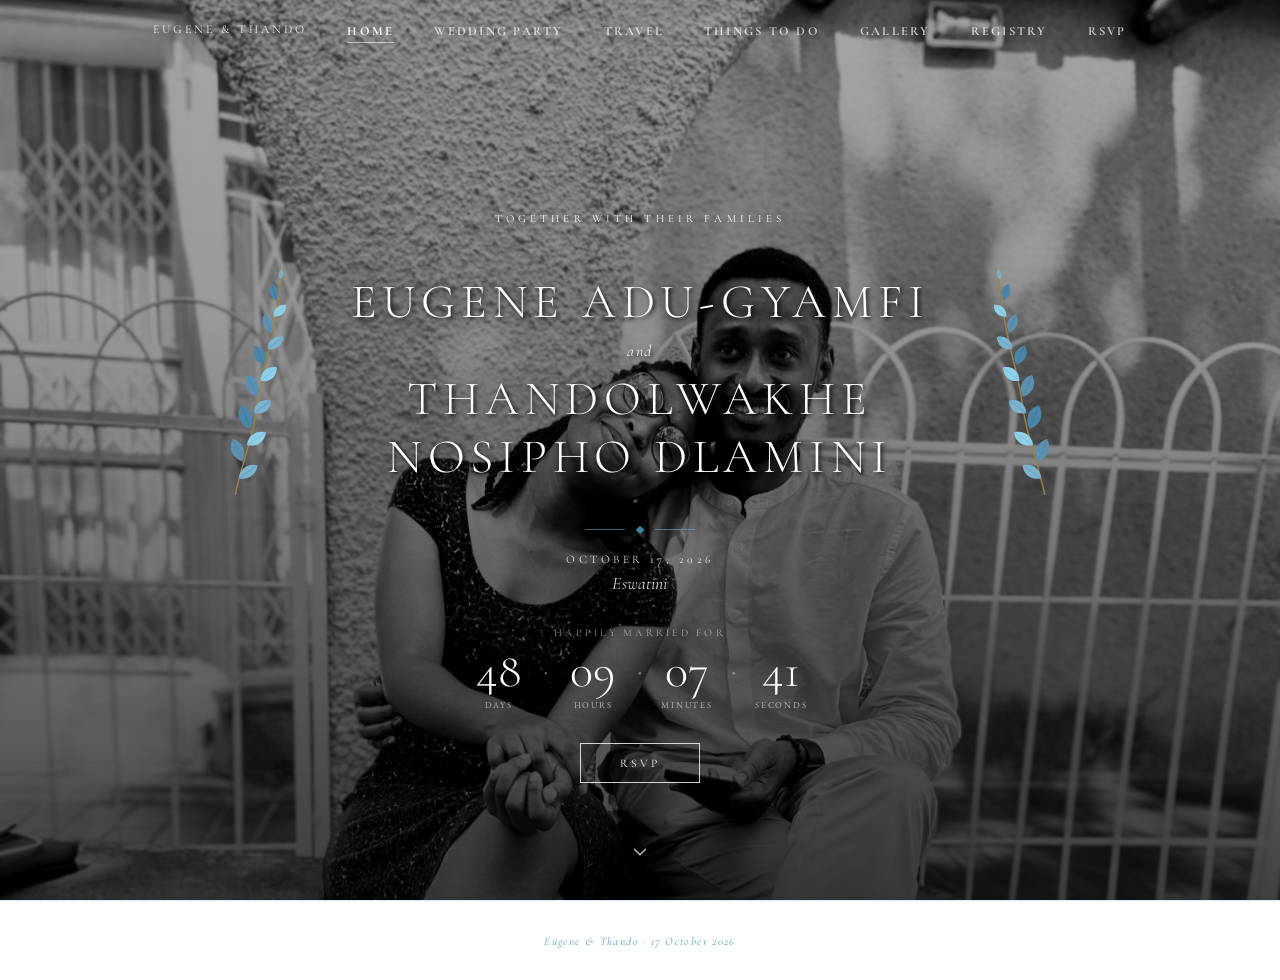
<file: index.html>
<!DOCTYPE html>
<html lang="en">
<head>
<meta charset="UTF-8"/>
<meta name="viewport" content="width=device-width,initial-scale=1"/>
<!-- <title>Eugene &amp; Thando</title> -->
<link href="https://fonts.googleapis.com/css2?family=Cormorant+Garamond:ital,wght@0,300;0,400;0,500;1,300;1,400&family=EB+Garamond:wght@400;500&display=swap" rel="stylesheet"/>
<link rel="stylesheet" href="styles.css"/>
<script src="main.js" defer></script>
</head>
<body>

<nav>
  <div class="nav-inner">
    <div class="nav-brand">Eugene &amp; Thando</div>
    <ul class="nav-links" id="navLinks">
      <li><a href="index.html" class="active">Home</a></li>
      <li><a href="party.html">Wedding Party</a></li>
      <li><a href="travel.html">Travel</a></li>
      <li><a href="things-to-do.html">Things To Do</a></li>
      <li><a href="gallery.html">Gallery</a></li>
      <li><a href="registry.html">Registry</a></li>
      <li><a href="rsvp.html">RSVP</a></li>
    </ul>
    <button class="hamburger" onclick="toggleMenu()" aria-label="Menu">
      <span></span><span></span><span></span>
    </button>
  </div>
</nav>

<main>
  <section class="hero">
    <div class="hero-bg" id="heroBg"></div>
    <div class="hero-overlay"></div>
    <div class="hero-content">
      <div class="hero-eyebrow">Together with their families</div>
      <div class="wreath-wrap">
        <div class="botanical-frame">

          <!-- LEFT eucalyptus branch -->
          <svg class="branch-svg branch-left" viewBox="0 0 110 300" xmlns="http://www.w3.org/2000/svg">
            <!-- stem: gentle S-curve bottom to tip -->
            <path d="M 55,295 C 53,256 58,220 53,183 C 48,146 51,109 47,74 C 44,49 42,28 40,13"
                  fill="none" stroke="#a08040" stroke-width="1.8" stroke-linecap="round"/>
            <!-- leaf 1 – right, large -->
            <g transform="translate(54,275) rotate(40)">
              <path d="M 0,0 C -9,-8 -9,-20 0,-28 C 9,-20 9,-8 0,0Z" fill="#7ab4ce"/>
              <line x1="0" y1="0" x2="0" y2="-27" stroke="#5c90b0" stroke-width="0.7"/>
            </g>
            <!-- leaf 2 – left, large -->
            <g transform="translate(53,254) rotate(-38)">
              <path d="M 0,0 C -10,-9 -10,-22 0,-30 C 10,-22 10,-9 0,0Z" fill="#5c90b0"/>
              <line x1="0" y1="0" x2="0" y2="-29" stroke="#4a86aa" stroke-width="0.7"/>
            </g>
            <!-- leaf 3 – right, large -->
            <g transform="translate(53,233) rotate(42)">
              <path d="M 0,0 C -9,-8 -9,-20 0,-28 C 9,-20 9,-8 0,0Z" fill="#8dd0e8"/>
              <line x1="0" y1="0" x2="0" y2="-27" stroke="#7ab4ce" stroke-width="0.7"/>
            </g>
            <!-- leaf 4 – left, large -->
            <g transform="translate(52,213) rotate(-36)">
              <path d="M 0,0 C -10,-9 -11,-22 0,-31 C 11,-22 10,-9 0,0Z" fill="#4a86aa"/>
              <line x1="0" y1="0" x2="0" y2="-30" stroke="#3d7090" stroke-width="0.7"/>
            </g>
            <!-- leaf 5 – right, medium -->
            <g transform="translate(51,193) rotate(40)">
              <path d="M 0,0 C -9,-8 -9,-18 0,-26 C 9,-18 9,-8 0,0Z" fill="#7ab4ce"/>
              <line x1="0" y1="0" x2="0" y2="-25" stroke="#5c90b0" stroke-width="0.7"/>
            </g>
            <!-- leaf 6 – left, medium -->
            <g transform="translate(50,173) rotate(-38)">
              <path d="M 0,0 C -10,-9 -10,-21 0,-29 C 10,-21 10,-9 0,0Z" fill="#5c90b0"/>
              <line x1="0" y1="0" x2="0" y2="-28" stroke="#4a86aa" stroke-width="0.7"/>
            </g>
            <!-- leaf 7 – right, medium -->
            <g transform="translate(49,153) rotate(35)">
              <path d="M 0,0 C -9,-8 -9,-18 0,-26 C 9,-18 9,-8 0,0Z" fill="#8dd0e8"/>
              <line x1="0" y1="0" x2="0" y2="-25" stroke="#7ab4ce" stroke-width="0.7"/>
            </g>
            <!-- leaf 8 – left, medium -->
            <g transform="translate(48,133) rotate(-40)">
              <path d="M 0,0 C -9,-8 -9,-18 0,-26 C 9,-18 9,-8 0,0Z" fill="#4a86aa"/>
              <line x1="0" y1="0" x2="0" y2="-25" stroke="#3d7090" stroke-width="0.7"/>
            </g>
            <!-- leaf 9 – right, medium-small -->
            <g transform="translate(47,113) rotate(38)">
              <path d="M 0,0 C -8,-7 -8,-17 0,-24 C 8,-17 8,-7 0,0Z" fill="#7ab4ce"/>
              <line x1="0" y1="0" x2="0" y2="-23" stroke="#5c90b0" stroke-width="0.6"/>
            </g>
            <!-- leaf 10 – left, medium-small -->
            <g transform="translate(46,93) rotate(-35)">
              <path d="M 0,0 C -8,-7 -8,-17 0,-24 C 8,-17 8,-7 0,0Z" fill="#5c90b0"/>
              <line x1="0" y1="0" x2="0" y2="-23" stroke="#4a86aa" stroke-width="0.6"/>
            </g>
            <!-- leaf 11 – right, small -->
            <g transform="translate(44,73) rotate(32)">
              <path d="M 0,0 C -7,-6 -7,-15 0,-21 C 7,-15 7,-6 0,0Z" fill="#8dd0e8"/>
              <line x1="0" y1="0" x2="0" y2="-20" stroke="#7ab4ce" stroke-width="0.6"/>
            </g>
            <!-- leaf 12 – left, small -->
            <g transform="translate(42,53) rotate(-30)">
              <path d="M 0,0 C -7,-6 -7,-15 0,-21 C 7,-15 7,-6 0,0Z" fill="#4a86aa"/>
              <line x1="0" y1="0" x2="0" y2="-20" stroke="#3d7090" stroke-width="0.6"/>
            </g>
            <!-- tip bud -->
            <g transform="translate(40,27) rotate(-5)">
              <path d="M 0,0 C -4,-3 -4,-9 0,-13 C 4,-9 4,-3 0,0Z" fill="#7ab4ce" opacity="0.85"/>
            </g>
          </svg>

          <!-- CENTER names -->
          <div class="wreath-names hero-names">
            <div class="name">Eugene Adu-Gyamfi</div>
            <span class="and-text">and</span>
            <div class="name">Thandolwakhe<br>Nosipho Dlamini</div>
          </div>

          <!-- RIGHT eucalyptus branch (horizontal mirror of left) -->
          <svg class="branch-svg branch-right" viewBox="0 0 110 300" xmlns="http://www.w3.org/2000/svg">
            <g transform="translate(110,0) scale(-1,1)">
              <path d="M 55,295 C 53,256 58,220 53,183 C 48,146 51,109 47,74 C 44,49 42,28 40,13"
                    fill="none" stroke="#a08040" stroke-width="1.8" stroke-linecap="round"/>
              <g transform="translate(54,275) rotate(40)">
                <path d="M 0,0 C -9,-8 -9,-20 0,-28 C 9,-20 9,-8 0,0Z" fill="#7ab4ce"/>
                <line x1="0" y1="0" x2="0" y2="-27" stroke="#5c90b0" stroke-width="0.7"/>
              </g>
              <g transform="translate(53,254) rotate(-38)">
                <path d="M 0,0 C -10,-9 -10,-22 0,-30 C 10,-22 10,-9 0,0Z" fill="#5c90b0"/>
                <line x1="0" y1="0" x2="0" y2="-29" stroke="#4a86aa" stroke-width="0.7"/>
              </g>
              <g transform="translate(53,233) rotate(42)">
                <path d="M 0,0 C -9,-8 -9,-20 0,-28 C 9,-20 9,-8 0,0Z" fill="#8dd0e8"/>
                <line x1="0" y1="0" x2="0" y2="-27" stroke="#7ab4ce" stroke-width="0.7"/>
              </g>
              <g transform="translate(52,213) rotate(-36)">
                <path d="M 0,0 C -10,-9 -11,-22 0,-31 C 11,-22 10,-9 0,0Z" fill="#4a86aa"/>
                <line x1="0" y1="0" x2="0" y2="-30" stroke="#3d7090" stroke-width="0.7"/>
              </g>
              <g transform="translate(51,193) rotate(40)">
                <path d="M 0,0 C -9,-8 -9,-18 0,-26 C 9,-18 9,-8 0,0Z" fill="#7ab4ce"/>
                <line x1="0" y1="0" x2="0" y2="-25" stroke="#5c90b0" stroke-width="0.7"/>
              </g>
              <g transform="translate(50,173) rotate(-38)">
                <path d="M 0,0 C -10,-9 -10,-21 0,-29 C 10,-21 10,-9 0,0Z" fill="#5c90b0"/>
                <line x1="0" y1="0" x2="0" y2="-28" stroke="#4a86aa" stroke-width="0.7"/>
              </g>
              <g transform="translate(49,153) rotate(35)">
                <path d="M 0,0 C -9,-8 -9,-18 0,-26 C 9,-18 9,-8 0,0Z" fill="#8dd0e8"/>
                <line x1="0" y1="0" x2="0" y2="-25" stroke="#7ab4ce" stroke-width="0.7"/>
              </g>
              <g transform="translate(48,133) rotate(-40)">
                <path d="M 0,0 C -9,-8 -9,-18 0,-26 C 9,-18 9,-8 0,0Z" fill="#4a86aa"/>
                <line x1="0" y1="0" x2="0" y2="-25" stroke="#3d7090" stroke-width="0.7"/>
              </g>
              <g transform="translate(47,113) rotate(38)">
                <path d="M 0,0 C -8,-7 -8,-17 0,-24 C 8,-17 8,-7 0,0Z" fill="#7ab4ce"/>
                <line x1="0" y1="0" x2="0" y2="-23" stroke="#5c90b0" stroke-width="0.6"/>
              </g>
              <g transform="translate(46,93) rotate(-35)">
                <path d="M 0,0 C -8,-7 -8,-17 0,-24 C 8,-17 8,-7 0,0Z" fill="#5c90b0"/>
                <line x1="0" y1="0" x2="0" y2="-23" stroke="#4a86aa" stroke-width="0.6"/>
              </g>
              <g transform="translate(44,73) rotate(32)">
                <path d="M 0,0 C -7,-6 -7,-15 0,-21 C 7,-15 7,-6 0,0Z" fill="#8dd0e8"/>
                <line x1="0" y1="0" x2="0" y2="-20" stroke="#7ab4ce" stroke-width="0.6"/>
              </g>
              <g transform="translate(42,53) rotate(-30)">
                <path d="M 0,0 C -7,-6 -7,-15 0,-21 C 7,-15 7,-6 0,0Z" fill="#4a86aa"/>
                <line x1="0" y1="0" x2="0" y2="-20" stroke="#3d7090" stroke-width="0.6"/>
              </g>
              <g transform="translate(40,27) rotate(-5)">
                <path d="M 0,0 C -4,-3 -4,-9 0,-13 C 4,-9 4,-3 0,0Z" fill="#7ab4ce" opacity="0.85"/>
              </g>
            </g>
          </svg>

        </div>
      </div>
      <div class="hero-meta">
        <div class="gold-divider hero-divider"><div class="gold-divider-diamond"></div></div>
        <div class="hero-date">October 17, 2026</div>
        <div class="hero-location">Eswatini</div>
      </div>
      <div class="hero-countdown">
        <div class="hero-countdown-label" id="countdown-label"></div>
        <div class="countdown" id="countdown">
          <div class="cd-block"><div class="cd-num" id="cd-d">—</div><div class="cd-label">Days</div></div>
          <div class="cd-sep">·</div>
          <div class="cd-block"><div class="cd-num" id="cd-h">—</div><div class="cd-label">Hours</div></div>
          <div class="cd-sep">·</div>
          <div class="cd-block"><div class="cd-num" id="cd-m">—</div><div class="cd-label">Minutes</div></div>
          <div class="cd-sep">·</div>
          <div class="cd-block"><div class="cd-num" id="cd-s">—</div><div class="cd-label">Seconds</div></div>
        </div>
      </div>
      <div class="hero-cta">
        <a class="btn-outline-light" href="rsvp.html">RSVP</a>
      </div>
    </div>
    <div class="scroll-arrow" id="scrollArrow">
      <svg viewBox="0 0 24 24" fill="none" xmlns="http://www.w3.org/2000/svg">
        <path d="M6 9L12 15L18 9" stroke="rgba(255,255,255,0.75)" stroke-width="1.5" stroke-linecap="round" stroke-linejoin="round"/>
      </svg>
    </div>
  </section>
</main>

<footer><em>Eugene &amp; Thando · 17 October 2026</em></footer>

<script>
const weddingDate = new Date('2026-10-17T10:00:00');
function updateCountdown() {
  const now = new Date();
  const diff = weddingDate - now;
  const label = document.getElementById('countdown-label');
  if (diff > 0) {
    label.textContent = 'Until the wedding';
    document.getElementById('cd-d').textContent = String(Math.floor(diff / 86400000)).padStart(2, '0');
    document.getElementById('cd-h').textContent = String(Math.floor((diff % 86400000) / 3600000)).padStart(2, '0');
    document.getElementById('cd-m').textContent = String(Math.floor((diff % 3600000) / 60000)).padStart(2, '0');
    document.getElementById('cd-s').textContent = String(Math.floor((diff % 60000) / 1000)).padStart(2, '0');
  } else {
    label.textContent = 'Happily married for';
    const since = now - weddingDate;
    document.getElementById('cd-d').textContent = String(Math.floor(since / 86400000)).padStart(2, '0');
    document.getElementById('cd-h').textContent = String(Math.floor((since % 86400000) / 3600000)).padStart(2, '0');
    document.getElementById('cd-m').textContent = String(Math.floor((since % 3600000) / 60000)).padStart(2, '0');
    document.getElementById('cd-s').textContent = String(Math.floor((since % 60000) / 1000)).padStart(2, '0');
  }
}
updateCountdown();
setInterval(updateCountdown, 1000);

// Scroll arrow fade-out
(function() {
  const arrow = document.getElementById('scrollArrow');
  const hero = document.querySelector('.hero');
  if (!arrow || !hero) return;
  window.addEventListener('scroll', function() {
    arrow.classList.toggle('hidden', window.scrollY > hero.offsetHeight * 0.3);
  }, { passive: true });
})();
</script>
</body>
</html>
</file>
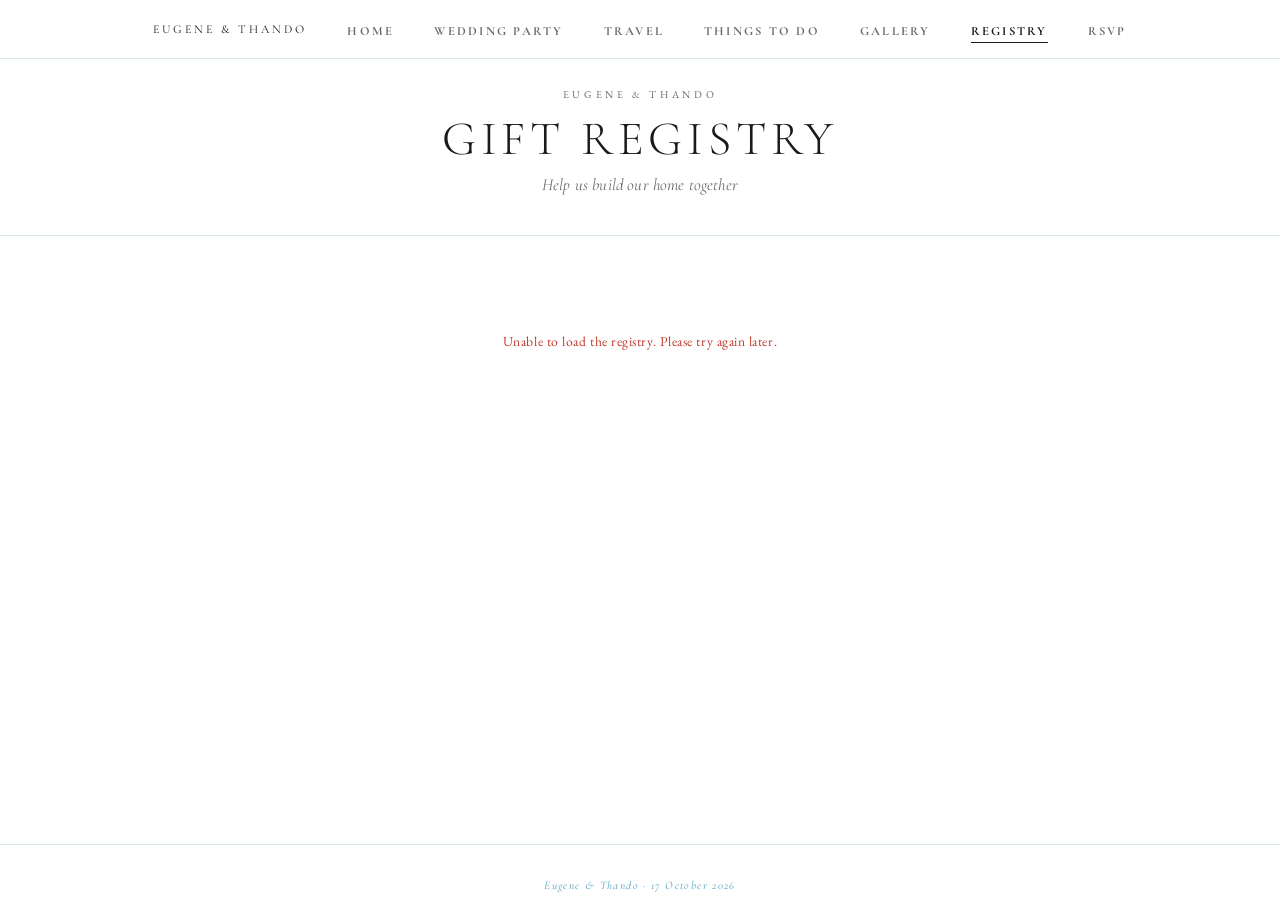
<file: registry.html>
<!DOCTYPE html>
<html lang="en">
<head>
<meta charset="UTF-8"/>
<meta name="viewport" content="width=device-width,initial-scale=1"/>
<title>Registry · Eugene &amp; Thando</title>
<link href="https://fonts.googleapis.com/css2?family=Cormorant+Garamond:ital,wght@0,300;0,400;0,500;1,300;1,400&family=EB+Garamond:wght@400;500&display=swap" rel="stylesheet"/>
<link rel="stylesheet" href="styles.css"/>
<script src="main.js" defer></script>
<style>
  /* ── Registry-specific styles ── */
  .registry-filter-bar {
    display: flex;
    flex-wrap: wrap;
    gap: 0.5rem;
    justify-content: center;
    margin-bottom: 2.5rem;
  }
  .filter-btn {
    font-family: 'Cormorant Garamond', serif;
    font-size: 0.72rem;
    letter-spacing: 0.2em;
    text-transform: uppercase;
    padding: 0.45rem 1.2rem;
    border: 1px solid var(--border);
    background: transparent;
    color: var(--text-muted);
    cursor: pointer;
    transition: border-color 0.2s, color 0.2s, background 0.2s;
  }
  .filter-btn:hover { border-color: var(--gold-light); color: var(--gold); }
  .filter-btn.active { border-color: var(--gold); background: var(--gold-pale); color: var(--gold-mid); }

  .registry-category-label {
    font-size: 0.65rem;
    letter-spacing: 0.3em;
    text-transform: uppercase;
    color: var(--gold);
    margin: 2.5rem 0 1.2rem;
    display: flex;
    align-items: center;
    gap: 1rem;
  }
  .registry-category-label::after { content: ''; flex: 1; height: 1px; background: var(--border); }

  .registry-grid {
    display: grid;
    grid-template-columns: repeat(auto-fill, minmax(220px, 1fr));
    gap: 1.5rem;
  }

  .registry-card {
    border: 1px solid var(--border);
    border-top: 2px solid var(--gold-light);
    padding: 1.5rem 1.25rem;
    background: var(--white);
    display: flex;
    flex-direction: column;
    gap: 0.5rem;
    transition: box-shadow 0.3s ease, transform 0.3s ease;
  }
  .registry-card:hover { box-shadow: 0 6px 24px rgba(0,0,0,0.07); transform: translateY(-2px); }
  .registry-card.claimed {
    opacity: 0.55;
    border-top-color: var(--border);
    pointer-events: none;
  }

  .registry-card-name {
    font-family: 'Cormorant Garamond', serif;
    font-size: 1.25rem;
    font-weight: 500;
    color: var(--charcoal);
    line-height: 1.3;
  }
  .registry-card-category {
    font-size: 0.6rem;
    letter-spacing: 0.18em;
    text-transform: uppercase;
    color: var(--gold);
  }
  .registry-card-meta {
    font-size: 0.82rem;
    color: var(--text-muted);
    margin-top: 0.15rem;
  }

  .registry-card-spacer { flex: 1; }

  /* ── Card inner elements ── */
  .card-category {
    font-size: 0.6rem;
    letter-spacing: 0.18em;
    text-transform: uppercase;
    color: var(--gold);
  }
  .card-name {
    font-family: 'Cormorant Garamond', serif;
    font-size: 1.25rem;
    font-weight: 500;
    color: var(--charcoal);
    line-height: 1.3;
    margin-top: 0.15rem;
  }
  .card-qty {
    font-size: 0.82rem;
    color: var(--text-muted);
    margin-top: 0.15rem;
  }
  .card-claimed {
    display: flex;
    align-items: center;
    gap: 0.4rem;
    margin-top: 0.75rem;
    font-size: 0.72rem;
    letter-spacing: 0.1em;
    text-transform: uppercase;
    color: #2e7d4f;
    font-family: 'Cormorant Garamond', serif;
  }
  .btn-claim {
    font-family: 'Cormorant Garamond', serif;
    font-size: 0.72rem;
    letter-spacing: 0.22em;
    text-transform: uppercase;
    padding: 0.6rem 1rem;
    border: 1px solid var(--charcoal);
    background: transparent;
    color: var(--charcoal);
    cursor: pointer;
    transition: background 0.2s, color 0.2s;
    width: 100%;
    margin-top: 0.75rem;
  }
  .btn-claim:hover { background: var(--charcoal); color: var(--white); }

  .claim-btn {
    font-family: 'Cormorant Garamond', serif;
    font-size: 0.72rem;
    letter-spacing: 0.22em;
    text-transform: uppercase;
    padding: 0.6rem 1rem;
    border: 1px solid var(--charcoal);
    background: transparent;
    color: var(--charcoal);
    cursor: pointer;
    transition: background 0.2s, color 0.2s;
    width: 100%;
    margin-top: 0.75rem;
  }
  .claim-btn:hover { background: var(--charcoal); color: var(--white); }

  .claimed-badge {
    display: flex;
    align-items: center;
    gap: 0.5rem;
    margin-top: 0.75rem;
    font-size: 0.72rem;
    letter-spacing: 0.12em;
    text-transform: uppercase;
    color: #2e7d4f;
    font-family: 'Cormorant Garamond', serif;
  }
  .claimed-badge svg { flex-shrink: 0; }

  /* ── Loading / error states ── */
  .registry-loading {
    text-align: center;
    padding: 4rem 2rem;
    font-family: 'Cormorant Garamond', serif;
    font-style: italic;
    color: var(--text-muted);
    font-size: 1.05rem;
  }
  .registry-error {
    text-align: center;
    padding: 3rem 2rem;
    color: #c0392b;
    font-size: 0.85rem;
    letter-spacing: 0.04em;
  }

  /* ── Setup banner (shown when no script URL is configured) ── */
  .setup-banner {
    background: #fff8e1;
    border: 1px solid #f0c040;
    border-left: 3px solid #e6a800;
    padding: 1.25rem 1.5rem;
    margin-bottom: 2rem;
    font-size: 0.85rem;
    color: #5a4200;
    line-height: 1.75;
  }
  .setup-banner strong { color: #3d2c00; }
  .setup-banner code {
    font-family: monospace;
    background: rgba(0,0,0,0.06);
    padding: 1px 5px;
    font-size: 0.82rem;
  }

  /* ── Claim modal ── */
  .modal-backdrop {
    position: fixed; inset: 0; z-index: 500;
    background: rgba(10,8,5,0); pointer-events: none;
    display: flex; align-items: center; justify-content: center;
    transition: background 0.3s ease;
  }
  .modal-backdrop.open { background: rgba(10,8,5,0.55); pointer-events: all; }
  .modal {
    background: var(--white);
    padding: 2.5rem 2rem;
    width: min(440px, 90vw);
    transform: translateY(20px); opacity: 0;
    transition: transform 0.3s ease, opacity 0.3s ease;
    border-top: 2px solid var(--gold-light);
  }
  .modal-backdrop.open .modal { transform: none; opacity: 1; }
  .modal-title {
    font-family: 'Cormorant Garamond', serif;
    font-size: 1.45rem;
    font-weight: 300;
    color: var(--charcoal);
    margin-bottom: 0.3rem;
  }
  .modal-subtitle {
    font-family: 'Cormorant Garamond', serif;
    font-style: italic;
    font-size: 0.9rem;
    color: var(--text-muted);
    margin-bottom: 1.5rem;
  }
  .modal-actions {
    display: flex;
    gap: 0.75rem;
    margin-top: 1.25rem;
  }
  .modal-cancel {
    font-family: 'Cormorant Garamond', serif;
    font-size: 0.72rem;
    letter-spacing: 0.2em;
    text-transform: uppercase;
    padding: 0.65rem 1.4rem;
    border: 1px solid var(--border);
    background: transparent;
    color: var(--text-muted);
    cursor: pointer;
    transition: border-color 0.2s, color 0.2s;
    flex: 1;
  }
  .modal-cancel:hover { border-color: var(--charcoal); color: var(--charcoal); }
  .modal-confirm {
    font-family: 'Cormorant Garamond', serif;
    font-size: 0.72rem;
    letter-spacing: 0.2em;
    text-transform: uppercase;
    padding: 0.65rem 1.4rem;
    border: 1px solid var(--charcoal);
    background: var(--charcoal);
    color: var(--white);
    cursor: pointer;
    transition: background 0.2s, border-color 0.2s;
    flex: 2;
  }
  .modal-confirm:hover { background: var(--charcoal-mid); border-color: var(--charcoal-mid); }
  .modal-confirm:disabled { opacity: 0.5; cursor: default; }

  /* ── Contribution modal tabs ── */
  .contrib-tabs {
    display: flex;
    gap: 0;
    margin-bottom: 1.5rem;
    border-bottom: 1px solid var(--border);
  }
  .contrib-tab {
    font-family: 'Cormorant Garamond', serif;
    font-size: 0.72rem;
    letter-spacing: 0.18em;
    text-transform: uppercase;
    padding: 0.55rem 1.2rem;
    border: none;
    border-bottom: 2px solid transparent;
    background: transparent;
    color: var(--text-muted);
    cursor: pointer;
    margin-bottom: -1px;
    transition: color 0.2s, border-color 0.2s;
  }
  .contrib-tab.active { color: var(--gold-mid); border-bottom-color: var(--gold-mid); }
  .contrib-panel-title {
    font-family: 'Cormorant Garamond', serif;
    font-size: 1.1rem;
    font-weight: 500;
    color: var(--charcoal);
    margin-bottom: 1rem;
  }
  .contrib-detail-row {
    display: flex;
    justify-content: space-between;
    align-items: center;
    padding: 0.65rem 0;
    border-bottom: 1px solid var(--border);
    gap: 1rem;
  }
  .contrib-detail-row:last-child { border-bottom: none; }
  .contrib-label {
    font-size: 0.62rem;
    letter-spacing: 0.18em;
    text-transform: uppercase;
    color: var(--text-muted);
    flex-shrink: 0;
  }
  .contrib-value {
    font-family: 'Cormorant Garamond', serif;
    font-size: 1rem;
    color: var(--charcoal);
    text-align: right;
  }
  .contrib-copyable {
    display: flex;
    align-items: center;
    gap: 0.6rem;
  }
  .contrib-ref {
    font-style: italic;
    color: var(--text-muted);
    font-size: 0.88rem;
  }
  .copy-btn {
    font-family: 'Cormorant Garamond', serif;
    font-size: 0.62rem;
    letter-spacing: 0.15em;
    text-transform: uppercase;
    padding: 0.2rem 0.6rem;
    border: 1px solid var(--gold-light);
    background: transparent;
    color: var(--gold-mid);
    cursor: pointer;
    white-space: nowrap;
    transition: background 0.2s, color 0.2s;
    flex-shrink: 0;
  }
  .copy-btn:hover { background: var(--gold-pale); }
  .copy-btn.copied { border-color: #2e7d4f; color: #2e7d4f; }
  .contrib-or {
    text-align: center;
    font-family: 'Cormorant Garamond', serif;
    font-style: italic;
    font-size: 0.85rem;
    color: var(--text-muted);
    margin: 1.25rem 0 1rem;
    position: relative;
  }
  .btn-paypal {
    display: block;
    text-align: center;
    margin-top: 1rem;
    padding: 0.65rem 1rem;
    background: #003087;
    color: #fff;
    font-family: 'Cormorant Garamond', serif;
    font-size: 0.72rem;
    letter-spacing: 0.22em;
    text-transform: uppercase;
    text-decoration: none;
    border: none;
    cursor: pointer;
    transition: background 0.2s;
  }
  .btn-paypal:hover { background: #001f5e; }

  /* ── Contribution card ── */
  .contribution-banner {
    border: 1px solid var(--gold-light);
    border-top: 2px solid var(--gold);
    background: var(--gold-pale);
    padding: 1.75rem 1.5rem;
    margin-bottom: 2rem;
    display: flex;
    align-items: center;
    justify-content: space-between;
    gap: 1.5rem;
    flex-wrap: wrap;
  }
  .contribution-banner-text {}
  .contribution-banner-eyebrow {
    font-size: 0.6rem;
    letter-spacing: 0.22em;
    text-transform: uppercase;
    color: var(--gold-mid);
    margin-bottom: 0.3rem;
  }
  .contribution-banner-title {
    font-family: 'Cormorant Garamond', serif;
    font-size: 1.2rem;
    color: var(--charcoal);
    margin-bottom: 0.25rem;
  }
  .contribution-banner-sub {
    font-size: 0.82rem;
    color: var(--text-muted);
    font-style: italic;
  }
  .btn-contribute {
    font-family: 'Cormorant Garamond', serif;
    font-size: 0.72rem;
    letter-spacing: 0.22em;
    text-transform: uppercase;
    padding: 0.65rem 1.6rem;
    border: 1px solid var(--gold-mid);
    background: transparent;
    color: var(--gold-mid);
    cursor: pointer;
    white-space: nowrap;
    transition: background 0.2s, color 0.2s;
    flex-shrink: 0;
  }
  .btn-contribute:hover { background: var(--gold-mid); color: #fff; }

  @media(max-width:640px){
    .registry-grid { grid-template-columns: 1fr 1fr; }
    .modal-actions { flex-direction: column; }
    .contribution-banner { flex-direction: column; align-items: flex-start; }
  }
  @media(max-width:400px){
    .registry-grid { grid-template-columns: 1fr; }
  }
</style>
</head>
<body>

<nav>
  <div class="nav-inner">
    <div class="nav-brand">Eugene &amp; Thando</div>
    <ul class="nav-links" id="navLinks">
      <li><a href="index.html">Home</a></li>
      <li><a href="party.html">Wedding Party</a></li>
      <li><a href="travel.html">Travel</a></li>
      <li><a href="things-to-do.html">Things To Do</a></li>
      <li><a href="gallery.html">Gallery</a></li>
      <li><a href="registry.html" class="active">Registry</a></li>
      <li><a href="rsvp.html">RSVP</a></li>
    </ul>
    <button class="hamburger" onclick="toggleMenu()" aria-label="Menu">
      <span></span><span></span><span></span>
    </button>
  </div>
</nav>

<main>
  <div class="page-header fade-up">
    <div class="page-eyebrow">Eugene &amp; Thando</div>
    <h1 class="page-title">Gift Registry</h1>
    <p class="page-subtitle">Help us build our home together</p>
  </div>

  <div class="page-body">

    <!-- Setup banner — hidden once SCRIPT_URL is set -->
    <div class="setup-banner" id="setupBanner" style="display:none">
      <strong>Setup required:</strong> To activate the live registry, deploy your Google Apps Script and paste the web app URL as
      <code>SCRIPT_URL</code> at the top of the <code>&lt;script&gt;</code> block at the bottom of this file.
      See the comments in the script for the Apps Script code to deploy.
    </div>

    <div id="registryRoot">
      <div class="registry-loading">Loading gifts&hellip;</div>
    </div>

  </div>
</main>

<footer><em>Eugene &amp; Thando · 17 October 2026</em></footer>

<!-- ── Claim modal ── -->
<div class="modal-backdrop" id="claimModal" role="dialog" aria-modal="true" aria-labelledby="modalTitle">
  <div class="modal">
    <div class="modal-title" id="modalTitle">Claim this gift</div>
    <div class="modal-subtitle" id="modalItemName"></div>
    <div class="form-group" style="margin-bottom:0">
      <label class="form-label" for="claimName">Your name</label>
      <input class="form-input" type="text" id="claimName" placeholder="e.g. Sarah Johnson" autocomplete="name"/>
    </div>
    <div class="modal-actions">
      <button class="modal-cancel" id="modalCancel">Cancel</button>
      <button class="modal-confirm" id="modalConfirm">Claim Gift</button>
    </div>
  </div>
</div>

<!-- ── Contribution modal ── -->
<div class="modal-backdrop" id="contributeModal" role="dialog" aria-modal="true">
  <div class="modal" style="width:min(500px,92vw)">
    <div class="modal-title">Contribute a Gift</div>
    <div class="modal-subtitle">Every amount is deeply appreciated. Choose your preferred payment method below.</div>

    <!-- Tab buttons -->
    <div class="contrib-tabs">
      <button class="contrib-tab active" data-tab="local">Local · Ghana</button>
      <button class="contrib-tab" data-tab="intl">International</button>
    </div>

    <!-- Tab: Local (Ghana) -->
    <div class="contrib-panel" id="tab-local">
      <div class="contrib-panel-title">Ghana Bank Transfer</div>
      <div class="contrib-detail-row">
        <span class="contrib-label">Bank</span>
        <span class="contrib-value">Ecobank Ghana</span>
      </div>
      <div class="contrib-detail-row">
        <span class="contrib-label">Account Name</span>
        <span class="contrib-value">Eugene Adu-Gyamfi</span>
      </div>
      <div class="contrib-detail-row">
        <span class="contrib-label">Account Number</span>
        <span class="contrib-value contrib-copyable">
          <span id="accNum">1441002382408</span>
          <button class="copy-btn" data-copy="1441002382408">Copy</button>
        </span>
      </div>
      <div class="contrib-detail-row">
        <span class="contrib-label">Reference</span>
        <span class="contrib-value contrib-ref">Your name + Wedding Gift</span>
      </div>
    </div>

    <!-- Tab: International (Wise + PayPal) -->
    <div class="contrib-panel" id="tab-intl" style="display:none">
      <div class="contrib-panel-title">Wise Transfer</div>
      <div class="contrib-detail-row">
        <span class="contrib-label">Send to</span>
        <span class="contrib-value contrib-copyable">
          <span>wise.com/pay/me/eugenea191</span>
          <button class="copy-btn" data-copy="wise.com/pay/me/eugenea191">Copy</button>
        </span>
      </div>
      <div class="contrib-detail-row">
        <span class="contrib-label">Currency</span>
        <span class="contrib-value">Any</span>
      </div>
      <div class="contrib-detail-row">
        <span class="contrib-label">Reference</span>
        <span class="contrib-value contrib-ref">Your name + Wedding Gift</span>
      </div>

      <div class="contrib-or">— or —</div>

      <div class="contrib-panel-title">PayPal</div>
      <div class="contrib-detail-row">
        <span class="contrib-label">Send to</span>
        <span class="contrib-value contrib-copyable">
          <span>genegyamfi318@gmail.com</span>
          <button class="copy-btn" data-copy="genegyamfi318@gmail.com">Copy</button>
        </span>
      </div>
      <div class="contrib-detail-row">
        <span class="contrib-label">Or visit</span>
        <span class="contrib-value contrib-copyable">
          <span>paypal.me/genegyamfi</span>
          <button class="copy-btn" data-copy="paypal.me/genegyamfi">Copy</button>
        </span>
      </div>
      <a class="btn-paypal" href="https://paypal.me/genegyamfi" target="_blank" rel="noopener">Open PayPal</a>
    </div>

    <button class="modal-cancel" id="contributeCancelBtn" style="width:100%;margin-top:1.25rem">Close</button>
  </div>
</div>

<script>
/*
 * ─────────────────────────────────────────────────────────────
 *  CONFIGURATION — replace with your Apps Script web app URL
 * ─────────────────────────────────────────────────────────────
 *  Steps:
 *  1. Open script.google.com and create a new project.
 *  2. Paste the Apps Script code below into Code.gs.
 *  3. Replace YOUR_SHEET_ID in the script with your Google Sheet ID.
 *  4. Deploy → New deployment → Web app.
 *     Execute as: Me | Who has access: Anyone
 *  5. Copy the deployment URL and paste it as SCRIPT_URL below.
 *
 *  ── Apps Script code (Code.gs) ────────────────────────────
 *
 *  var SHEET_ID = 'YOUR_SHEET_ID';
 *
 *  function doGet() {
 *    var sheet = SpreadsheetApp.openById(SHEET_ID).getActiveSheet();
 *    var data  = sheet.getDataRang[0] || ''),   // Column A: Item name
 *        category:  String(row[1] || ''),   // Column B: Category
 *        qty:       String(row[2] || ''),   // Column C: Qty Needed
 *        price:     String(row[3] || ''),   // Column D: Approx. Price (USD)
 *        claimedBy: row[4] ? String(row[4]) : null,          // Column E: Claimed By
 *        status:    row[5] ? String(row[5]) : 'Available'    // Column F: Status
 *      });
 *    }
 *    return ContentService
 *      .createTextOutput(JSON.stringify(items))
 *      .setMimeType(ContentService.MimeType.JSON);
 *  }
 *
 *  function doPost(e) {
 *    var payload = JSON.parse(e.postData.contents);
 *    var sheet   = SpreadsheetApp.openById(SHEET_ID).getActiveSheet();
 *    var data    = sheet.getDataRange().getValues();
 *    for (var i = 1; i < data.length; i++) {
 *      if (String(i + 1) === String(payload.id)) {
 *        if (data[i][4] || (data[i][5] && data[i][5] !== 'Available')) {
 *          return ContentService
 *            .createTextOutput(JSON.stringify({ success: false, message: 'Already claimed' }))
 *            .setMimeType(ContentService.MimeType.JSON);
 *        }
 *        sheet.getRange(i + 1, 5).setValue(payload.claimerName);  // Col E: Claimed By
 *        sheet.getRange(i + 1, 6).setValue('Claimed');             // Col F: Status
 *        return ContentService
 *          .createTextOutput(JSON.stringify({ success: true }))
 *          .setMimeType(ContentService.MimeType.JSON);
 *      }
 *    }
 *    return ContentService
 *      .createTextOutput(JSON.stringify({ success: false, message: 'Item not found' }))
 *      .setMimeType(ContentService.MimeType.JSON);
 *  }
 *
 *  ── Google Sheet column layout ────────────────────────────
 *  A: Item name
 *  B: Category        (Kitchen, Bedroom, Appliances, etc.)
 *  C: Qty Needed
 *  D: Approx. Price (USD)
 *  E: Claimed By      (leave blank — filled automatically)
 *  F: Status          (Available / Claimed)
 * ─────────────────────────────────────────────────────────────
 */
const SCRIPT_URL = 'https://script.google.com/macros/s/AKfycbwYrGD0ASX84kTNaf6gVZSJjyr-MLmpctzQH2jdHDhaQP7wQws-oxMHPEPbAfZIUAZE/exec'; // ← paste your Apps Script web app URL here

// ── State ──────────────────────────────────────────────────
var allItems    = [];
var activeFilter = 'ALL';
var pendingItem  = null;

// ── State ──────────────────────────────────────────────────
var allItems     = [];
var activeFilter = 'ALL';
var pendingItem  = null;

// ── Boot: attach click delegation ONCE, then load data ─────
document.addEventListener('DOMContentLoaded', function() {
  document.getElementById('registryRoot').addEventListener('click', function(e) {
    var btn = e.target.closest('.btn-claim');
    if (btn) claimItem(btn.dataset.id, btn.dataset.name);
  });

  if (!SCRIPT_URL) {
    document.getElementById('setupBanner').style.display = 'block';
    document.getElementById('registryRoot').innerHTML =
      '<div class="registry-loading">Configure SCRIPT_URL to load the registry.</div>';
    return;
  }
  loadRegistry();
});

// ── Fetch ──────────────────────────────────────────────────
function loadRegistry() {
  document.getElementById('registryRoot').innerHTML =
    '<div class="registry-loading">Loading gifts\u2026</div>';

  fetch(SCRIPT_URL)
    .then(function(r) { return r.json(); })
    .then(function(data) {
      console.log('First item:', JSON.stringify(data[0]));
      allItems = data;
      renderPage();
    })
    .catch(function(err) {
      console.error('Registry fetch error:', err);
      document.getElementById('registryRoot').innerHTML =
        '<div class="registry-error">Unable to load the registry. Please try again later.</div>';
    });
}

// ── Full page render (filter bar + cards) ──────────────────
function renderPage() {
  var root = document.getElementById('registryRoot');
  root.innerHTML = '';

  // Build filter bar from unique category values in fetched data
  var filterBar = document.createElement('div');
  filterBar.className = 'registry-filter-bar';
  var categories = ['ALL'].concat(Array.from(new Set(allItems.map(function(i) { return i.category; }))));
  categories.forEach(function(cat) {
    var btn = document.createElement('button');
    btn.className = 'filter-btn' + (cat === 'ALL' ? ' active' : '');
    btn.textContent = cat;
    btn.dataset.cat = cat;
    btn.onclick = function() { scrollToCategory(cat); };
    filterBar.appendChild(btn);
  });
  root.appendChild(filterBar);

  // Contribution banner
  var banner = document.createElement('div');
  banner.className = 'contribution-banner';
  banner.innerHTML =
    '<div class="contribution-banner-text">' +
      '<div class="contribution-banner-eyebrow">Monetary Gift</div>' +
      '<div class="contribution-banner-title">Prefer to contribute a cash gift?</div>' +
      '<div class="contribution-banner-sub">Any amount is welcome and deeply appreciated.</div>' +
    '</div>' +
    '<button class="btn-contribute" id="openContributeBtn">Contribute a Gift</button>';
  root.appendChild(banner);

  // Cards wrapper (stays in DOM; only its contents change)
  var wrap = document.createElement('div');
  wrap.id = 'cardsWrap';
  root.appendChild(wrap);

  document.getElementById('openContributeBtn').addEventListener('click', openContributeModal);

  renderCards();
}

// ── Scroll to category ─────────────────────────────────────
function scrollToCategory(cat) {
  setActiveTab(cat);
  if (cat === 'ALL') {
    document.getElementById('cardsWrap').scrollIntoView({ behavior: 'smooth', block: 'start' });
    return;
  }
  var id = 'cat-' + cat.toLowerCase().replace(/\s+/g, '-');
  var el = document.getElementById(id);
  if (el) {
    var offset = 80; // nav height
    var top = el.getBoundingClientRect().top + window.scrollY - offset;
    window.scrollTo({ top: top, behavior: 'smooth' });
  }
}

function setActiveTab(cat) {
  document.querySelectorAll('.filter-btn').forEach(function(btn) {
    btn.classList.toggle('active', btn.dataset.cat === cat);
  });
}

// ── Highlight active tab on scroll (IntersectionObserver) ──
function initScrollSpy() {
  if (!('IntersectionObserver' in window)) return;
  var labels = document.querySelectorAll('.registry-category-label');
  var observer = new IntersectionObserver(function(entries) {
    entries.forEach(function(entry) {
      if (entry.isIntersecting) {
        var cat = entry.target.textContent;
        setActiveTab(cat);
      }
    });
  }, { rootMargin: '-80px 0px -60% 0px', threshold: 0 });
  labels.forEach(function(label) { observer.observe(label); });
}

// ── Cards render ───────────────────────────────────────────
function renderCards() {
  var wrap = document.getElementById('cardsWrap');
  if (!wrap) return;
  wrap.innerHTML = '';

  var filtered = activeFilter === 'ALL'
    ? allItems
    : allItems.filter(function(i) { return i.category === activeFilter; });

  if (filtered.length === 0) {
    wrap.innerHTML = '<div class="registry-loading" style="padding:2rem">No items in this category.</div>';
    return;
  }

  // Group by category
  var grouped = {}, groupOrder = [];
  filtered.forEach(function(item) {
    if (!grouped[item.category]) { grouped[item.category] = []; groupOrder.push(item.category); }
    grouped[item.category].push(item);
  });

  groupOrder.forEach(function(cat) {
    var label = document.createElement('div');
    label.className = 'registry-category-label';
    label.textContent = cat;
    label.id = 'cat-' + cat.toLowerCase().replace(/\s+/g, '-');
    wrap.appendChild(label);

    var grid = document.createElement('div');
    grid.className = 'registry-grid';
    filtered.filter(function(i) { return i.category === cat; }).forEach(function(item) {
      grid.appendChild(buildCard(item));
    });
    wrap.appendChild(grid);
  });

  initScrollSpy();
}

function buildCard(item) {
  var card = document.createElement('div');
  card.className = 'registry-card' + (item.claimedBy ? ' claimed' : '');
  card.innerHTML =
    '<div class="card-category">' + item.category + '</div>' +
    '<h3 class="card-name">' + item.name + '</h3>' +
    '<p class="card-qty">Qty needed: ' + item.qty + '</p>' +
    (item.claimedBy
      ? '<div class="card-claimed">\u2713 Claimed by ' + item.claimedBy + '</div>'
      : '<button class="btn-claim" data-id="' + item.id + '" data-name="' + item.name.replace(/"/g, '&quot;') + '">CLAIM THIS GIFT</button>'
    );
  return card;
}

// ── Claim modal ─────────────────────────────────────────────
function claimItem(id, name) {
  pendingItem = { id: id, name: name };
  document.getElementById('modalItemName').textContent = name;
  document.getElementById('claimName').value = '';
  document.getElementById('modalConfirm').disabled = false;
  document.getElementById('modalConfirm').textContent = 'Claim Gift';
  document.getElementById('claimModal').classList.add('open');
  setTimeout(function() { document.getElementById('claimName').focus(); }, 50);
}

function closeModal() {
  document.getElementById('claimModal').classList.remove('open');
  pendingItem = null;
}

document.getElementById('modalCancel').addEventListener('click', closeModal);

document.getElementById('claimModal').addEventListener('click', function(e) {
  if (e.target === this) closeModal();
});

document.getElementById('claimName').addEventListener('keydown', function(e) {
  if (e.key === 'Enter') document.getElementById('modalConfirm').click();
  if (e.key === 'Escape') closeModal();
});

document.getElementById('modalConfirm').addEventListener('click', function() {
  var guestName = document.getElementById('claimName').value.trim();
  if (!guestName) {
    document.getElementById('claimName').classList.add('error');
    document.getElementById('claimName').focus();
    return;
  }
  document.getElementById('claimName').classList.remove('error');

  var confirmBtn = this;
  confirmBtn.disabled = true;
  confirmBtn.innerHTML = '<span class="spinner"></span>Claiming\u2026';

  fetch(SCRIPT_URL, {
    method: 'POST',
    headers: { 'Content-Type': 'text/plain' },
    body: JSON.stringify({ id: pendingItem.id, claimerName: guestName })
  })
  .then(function(r) { return r.json(); })
  .then(function(res) {
    if (res.success) {
      allItems = allItems.map(function(item) {
        if (String(item.id) === String(pendingItem.id)) {
          return Object.assign({}, item, { claimedBy: guestName, status: 'Claimed' });
        }
        return item;
      });
      closeModal();
      renderCards();
    } else {
      confirmBtn.disabled = false;
      confirmBtn.textContent = 'Claim Gift';
      alert(res.message || 'This item may already be claimed.');
      loadRegistry();
    }
  })
  .catch(function() {
    confirmBtn.disabled = false;
    confirmBtn.textContent = 'Claim Gift';
    alert('Something went wrong. Please try again.');
  });
});
// ── Contribution modal ─────────────────────────────────────
function openContributeModal() {
  // Reset to first tab
  document.querySelectorAll('.contrib-tab').forEach(function(t) { t.classList.remove('active'); });
  document.querySelector('.contrib-tab[data-tab="local"]').classList.add('active');
  document.getElementById('tab-local').style.display = '';
  document.getElementById('tab-intl').style.display  = 'none';
  document.getElementById('contributeModal').classList.add('open');
}

function closeContributeModal() {
  document.getElementById('contributeModal').classList.remove('open');
}

document.getElementById('contributeCancelBtn').addEventListener('click', closeContributeModal);

document.getElementById('contributeModal').addEventListener('click', function(e) {
  if (e.target === this) closeContributeModal();
});

// Tab switching
document.querySelectorAll('.contrib-tab').forEach(function(tab) {
  tab.addEventListener('click', function() {
    document.querySelectorAll('.contrib-tab').forEach(function(t) { t.classList.remove('active'); });
    tab.classList.add('active');
    var target = tab.dataset.tab;
    document.getElementById('tab-local').style.display = target === 'local' ? '' : 'none';
    document.getElementById('tab-intl').style.display  = target === 'intl'  ? '' : 'none';
  });
});

// Copy buttons
document.getElementById('contributeModal').addEventListener('click', function(e) {
  var btn = e.target.closest('.copy-btn');
  if (!btn) return;
  var text = btn.dataset.copy;
  navigator.clipboard.writeText(text).then(function() {
    btn.textContent = 'Copied!';
    btn.classList.add('copied');
    setTimeout(function() { btn.textContent = 'Copy'; btn.classList.remove('copied'); }, 2000);
  }).catch(function() {
    // Fallback for older browsers
    var el = document.createElement('textarea');
    el.value = text;
    document.body.appendChild(el);
    el.select();
    document.execCommand('copy');
    document.body.removeChild(el);
    btn.textContent = 'Copied!';
    btn.classList.add('copied');
    setTimeout(function() { btn.textContent = 'Copy'; btn.classList.remove('copied'); }, 2000);
  });
});
</script>
</body>
</html>
</file>
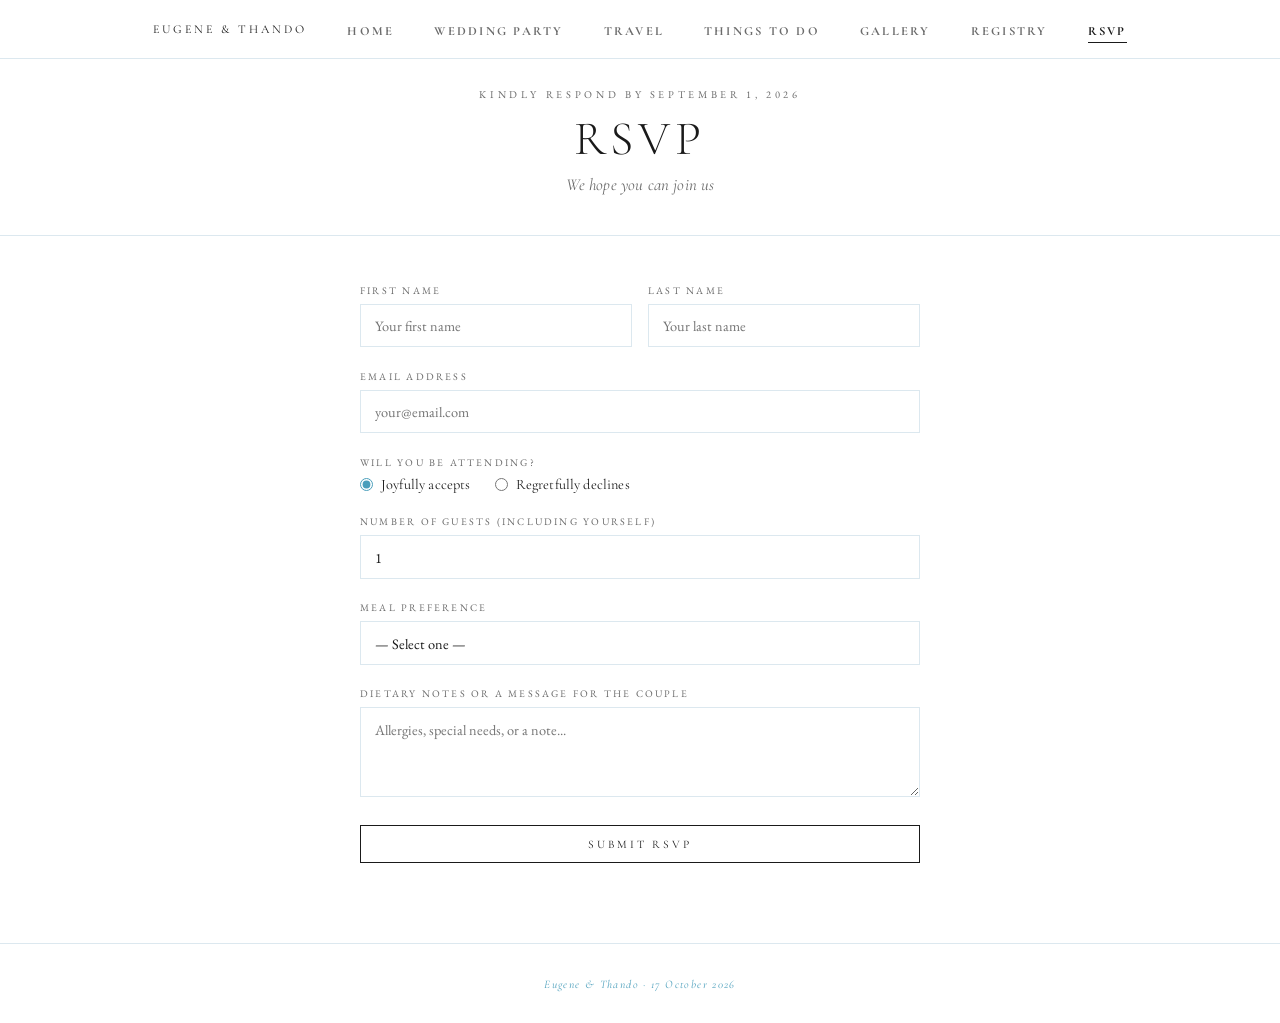
<file: rsvp.html>
<!DOCTYPE html>
<html lang="en">
<head>
<meta charset="UTF-8"/>
<meta name="viewport" content="width=device-width,initial-scale=1"/>
<title>RSVP · Eugene &amp; Thando</title>
<link href="https://fonts.googleapis.com/css2?family=Cormorant+Garamond:ital,wght@0,300;0,400;0,500;1,300;1,400&family=EB+Garamond:wght@400;500&display=swap" rel="stylesheet"/>
<link rel="stylesheet" href="styles.css"/>
<script src="main.js" defer></script>
</head>
<body>

<nav>
  <div class="nav-inner">
    <div class="nav-brand">Eugene &amp; Thando</div>
    <ul class="nav-links" id="navLinks">
      <li><a href="index.html">Home</a></li>
      <li><a href="party.html">Wedding Party</a></li>
      <li><a href="travel.html">Travel</a></li>
      <li><a href="things-to-do.html">Things To Do</a></li>
      <li><a href="gallery.html">Gallery</a></li>
      <li><a href="registry.html">Registry</a></li>
      <li><a href="rsvp.html" class="active">RSVP</a></li>
    </ul>
    <button class="hamburger" onclick="toggleMenu()" aria-label="Menu">
      <span></span><span></span><span></span>
    </button>
  </div>
</nav>

<main>
  <div class="page-header fade-up">
    <div class="page-eyebrow">Kindly respond by September 1, 2026</div>
    <div class="page-title">RSVP</div>
    <div class="page-subtitle">We hope you can join us</div>
  </div>
  <div class="page-body">
    <div class="rsvp-wrap">
      <div id="rsvpForm">
        <div class="form-row">
          <div class="form-group">
            <label class="form-label" for="fname">First Name</label>
            <input type="text" class="form-input" id="fname" name="first_name" placeholder="Your first name"/>
            <span class="field-error" id="fnameError"></span>
          </div>
          <div class="form-group">
            <label class="form-label" for="lname">Last Name</label>
            <input type="text" class="form-input" id="lname" name="last_name" placeholder="Your last name"/>
            <span class="field-error" id="lnameError"></span>
          </div>
        </div>
        <div class="form-group">
          <label class="form-label" for="email">Email Address</label>
          <input type="email" class="form-input" id="email" name="email" placeholder="your@email.com"/>
          <span class="field-error" id="emailError"></span>
        </div>
        <div class="form-group">
          <label class="form-label">Will you be attending?</label>
          <div class="radio-group">
            <label class="radio-label"><input type="radio" name="attending" value="yes" checked/> Joyfully accepts</label>
            <label class="radio-label"><input type="radio" name="attending" value="no"/> Regretfully declines</label>
          </div>
        </div>
        <div class="form-group" id="guestCountGroup">
          <label class="form-label" for="guestCount">Number of guests (including yourself)</label>
          <select class="form-select" id="guestCount" name="guest_count"><option>1</option><option>2</option><option>3</option><option>4</option></select>
        </div>
        <div class="form-group" id="mealGroup">
          <label class="form-label" for="meal">Meal preference</label>
          <select class="form-select" id="meal" name="meal_preference"><option value="">— Select one —</option><option>No preference</option><option>Vegetarian</option><option>Vegan</option><option>Halal</option><option>Gluten-free</option></select>
        </div>
        <div class="form-group">
          <label class="form-label" for="notes">Dietary notes or a message for the couple</label>
          <textarea class="form-textarea" id="notes" name="notes" placeholder="Allergies, special needs, or a note..."></textarea>
        </div>
        <button class="btn-outline" id="submitBtn" style="width:100%;text-align:center">Submit RSVP</button>
      </div>
      <div class="rsvp-success" id="rsvpSuccess">
        <div class="rsvp-success-ring">&#x2713;</div>
        <div class="gold-divider" style="margin-bottom:1.5rem"><div class="gold-divider-diamond"></div></div>
        <h3 id="successTitle">Thank you!</h3>
        <p id="successMsg">We've received your RSVP and can't wait to celebrate with you.</p>
        <p style="font-family:'Cormorant Garamond',serif;font-style:italic;font-size:1.05rem;margin-top:1.5rem;color:var(--text-muted)">See you in Eswatini — 17 October 2026</p>
      </div>
    </div>
  </div>
</main>

<footer><em>Eugene &amp; Thando · 17 October 2026</em></footer>

<script>
document.querySelectorAll('input[name="attending"]').forEach(r => {
  r.addEventListener('change', function () {
    const going = this.value === 'yes';
    document.getElementById('guestCountGroup').style.display = going ? '' : 'none';
    document.getElementById('mealGroup').style.display = going ? '' : 'none';
  });
});

function showErr(id, msg) { const el = document.getElementById(id); el.textContent = msg; el.classList.add('visible'); }
function hideErr(id) { document.getElementById(id).classList.remove('visible'); }
function markField(id, error) {
  const input = document.getElementById(id);
  input.classList.toggle('error', error);
}

document.getElementById('submitBtn').addEventListener('click', function () {
  const fname = document.getElementById('fname').value.trim();
  const lname = document.getElementById('lname').value.trim();
  const email = document.getElementById('email').value.trim();
  let valid = true;

  if (!fname) { showErr('fnameError', 'Please enter your first name'); markField('fname', true); valid = false; }
  else { hideErr('fnameError'); markField('fname', false); }

  if (!lname) { showErr('lnameError', 'Please enter your last name'); markField('lname', true); valid = false; }
  else { hideErr('lnameError'); markField('lname', false); }

  const emailValid = /^[^\s@]+@[^\s@]+\.[^\s@]+$/.test(email);
  if (!email || !emailValid) { showErr('emailError', 'Please enter a valid email address'); markField('email', true); valid = false; }
  else { hideErr('emailError'); markField('email', false); }

  if (!valid) return;

  const btn = this;
  btn.disabled = true;
  btn.innerHTML = '<span class="spinner"></span>Sending\u2026';

  const attending = document.querySelector('input[name="attending"]:checked').value;
  const data = {
    first_name: fname,
    last_name: lname,
    email: email,
    attending: attending,
    guest_count: document.getElementById('guestCount').value,
    meal_preference: document.getElementById('meal').value,
    notes: document.getElementById('notes').value
  };

  fetch('https://formspree.io/f/mlgoolab', {
    method: 'POST',
    headers: { 'Content-Type': 'application/json', 'Accept': 'application/json' },
    body: JSON.stringify(data)
  })
  .then(res => {
    if (res.ok) {
      document.getElementById('rsvpForm').style.display = 'none';
      const s = document.getElementById('rsvpSuccess'); s.style.display = 'block';
      if (attending === 'yes') {
        document.getElementById('successTitle').textContent = "We'll see you there, " + fname + "!";
        document.getElementById('successMsg').textContent = "Your RSVP has been received. We're so excited to celebrate with you.";
      } else {
        document.getElementById('successTitle').textContent = "We'll miss you, " + fname + ".";
        document.getElementById('successMsg').textContent = "Thank you for letting us know. You'll be in our hearts on the day.";
      }
    } else {
      btn.disabled = false;
      btn.textContent = 'Submit RSVP';
      alert('Something went wrong. Please try again.');
    }
  })
  .catch(() => {
    btn.disabled = false;
    btn.textContent = 'Submit RSVP';
    alert('Something went wrong. Please check your connection and try again.');
  });
});
</script>
</body>
</html>
</file>
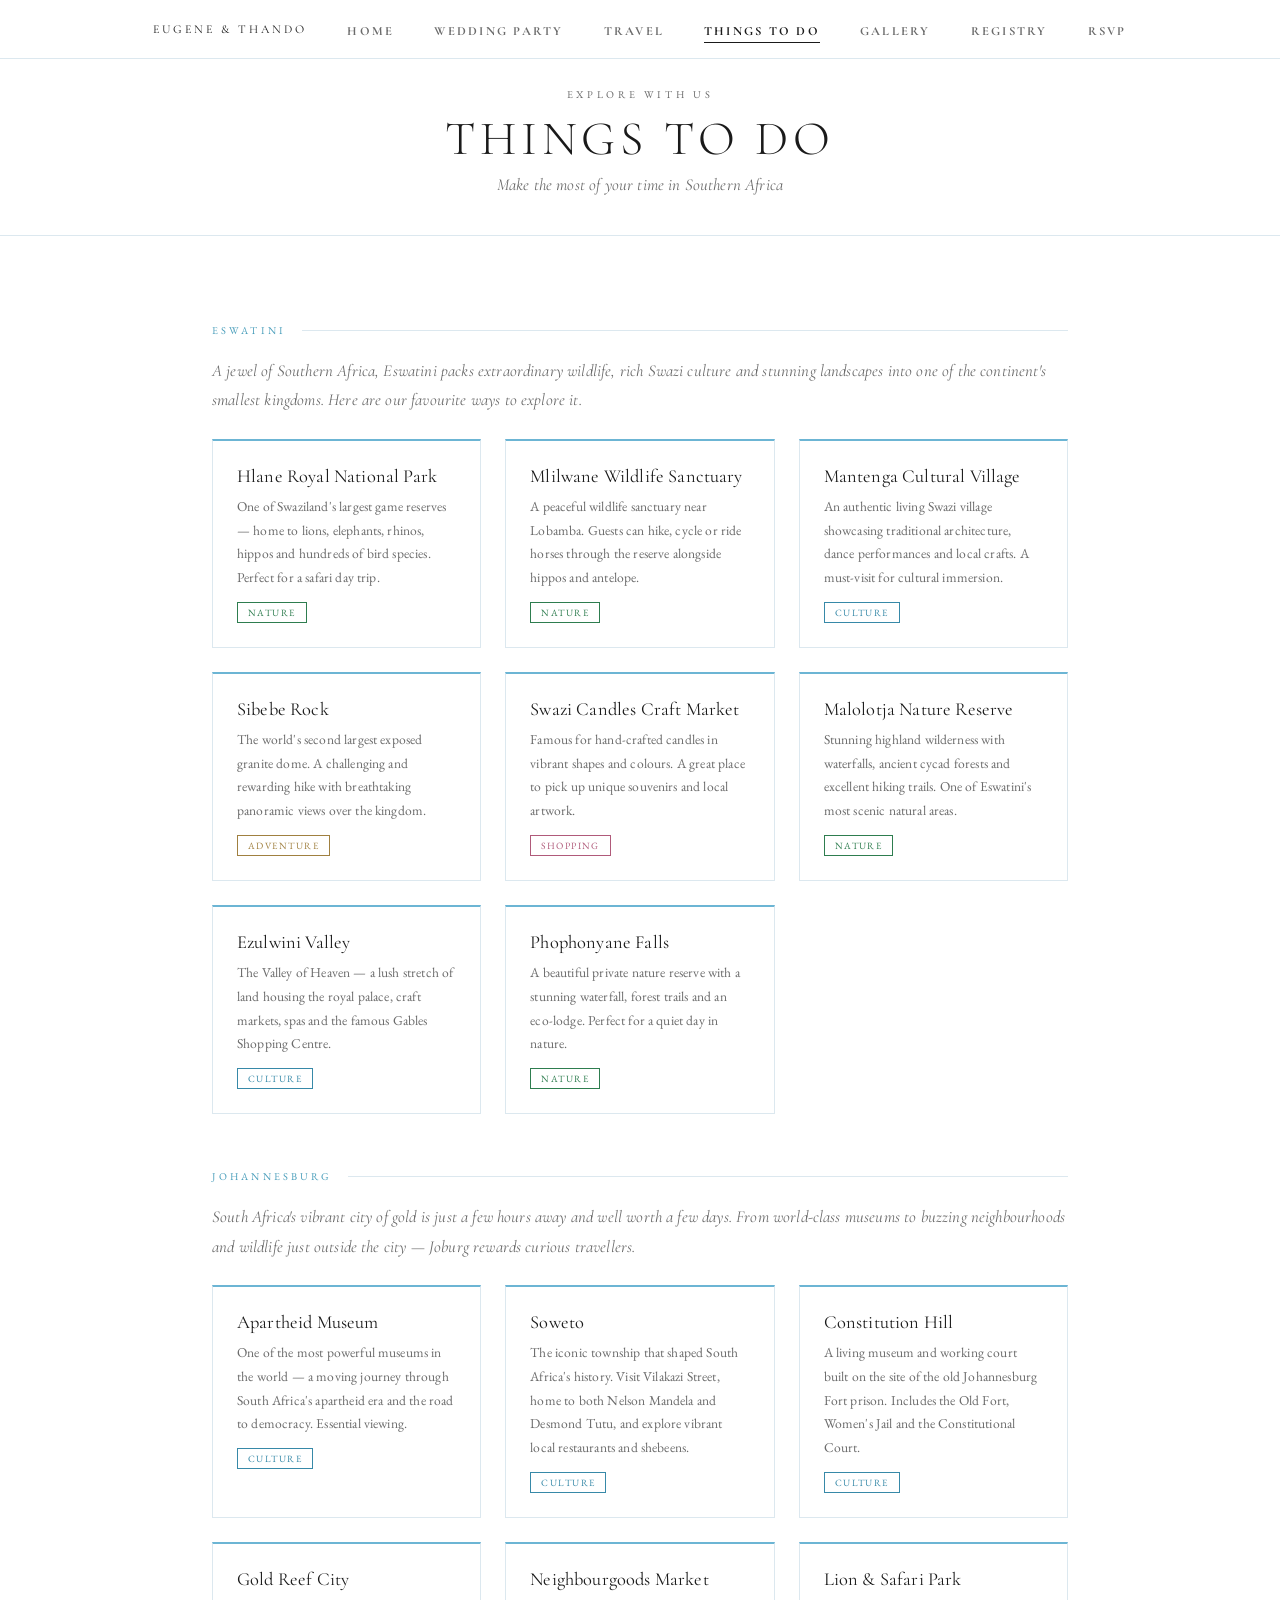
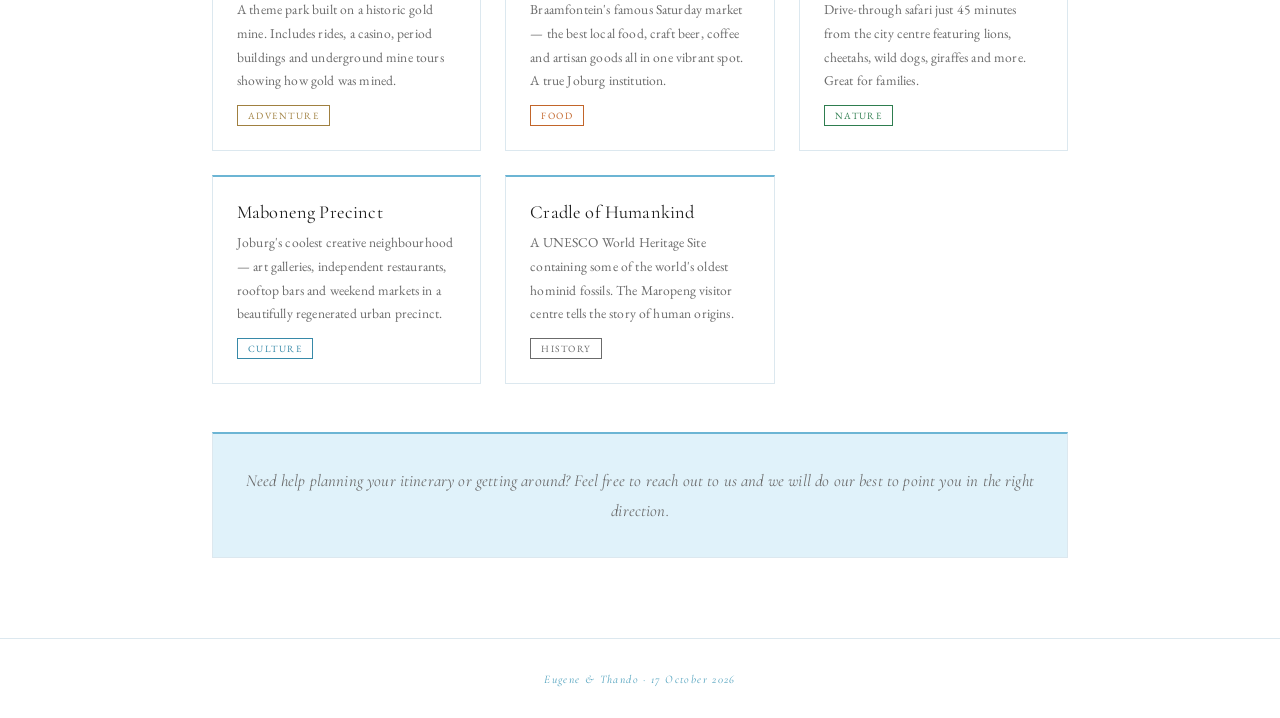
<file: things-to-do.html>
<!DOCTYPE html>
<html lang="en">
<head>
<meta charset="UTF-8"/>
<meta name="viewport" content="width=device-width,initial-scale=1"/>
<title>Things To Do · Eugene &amp; Thando</title>
<link href="https://fonts.googleapis.com/css2?family=Cormorant+Garamond:ital,wght@0,300;0,400;0,500;1,300;1,400&family=EB+Garamond:wght@400;500&display=swap" rel="stylesheet"/>
<link rel="stylesheet" href="styles.css"/>
<script src="main.js" defer></script>
<style>
  .tag-nature    { border-color:#2e7d4f; color:#2e7d4f; }
  .tag-culture   { border-color:#3789a8; color:#3789a8; }
  .tag-adventure { border-color:#a08040; color:#a08040; }
  .tag-shopping  { border-color:#b05a7a; color:#b05a7a; }
  .tag-food      { border-color:#c2652a; color:#c2652a; }
  .tag-history   { border-color:#6b6b6b; color:#6b6b6b; }

  .section-intro {
    font-family: 'Cormorant Garamond', serif;
    font-style: italic;
    font-size: 1.05rem;
    color: var(--text-muted);
    margin-bottom: 1.5rem;
    line-height: 1.75;
  }

  .ttd-note {
    text-align: center;
    border: 1px solid var(--border);
    border-top: 2px solid var(--gold-light);
    padding: 2rem 1.5rem;
    margin-top: 3rem;
    background: var(--gold-pale);
  }
  .ttd-note p {
    font-family: 'Cormorant Garamond', serif;
    font-style: italic;
    font-size: 1.05rem;
    color: var(--text-muted);
    line-height: 1.75;
  }
</style>
</head>
<body>

<nav>
  <div class="nav-inner">
    <div class="nav-brand">Eugene &amp; Thando</div>
    <ul class="nav-links" id="navLinks">
      <li><a href="index.html">Home</a></li>
      <li><a href="party.html">Wedding Party</a></li>
      <li><a href="travel.html">Travel</a></li>
      <li><a href="things-to-do.html" class="active">Things To Do</a></li>
      <li><a href="gallery.html">Gallery</a></li>
      <li><a href="registry.html">Registry</a></li>
      <li><a href="rsvp.html">RSVP</a></li>
    </ul>
    <button class="hamburger" onclick="toggleMenu()" aria-label="Menu">
      <span></span><span></span><span></span>
    </button>
  </div>
</nav>

<main>
  <div class="page-header fade-up">
    <div class="page-eyebrow">Explore With Us</div>
    <div class="page-title">Things To Do</div>
    <div class="page-subtitle">Make the most of your time in Southern Africa</div>
  </div>

  <div class="page-body">

    <!-- ── Eswatini ── -->
    <div class="party-section-label fade-up">Eswatini</div>
    <p class="section-intro fade-up">
      A jewel of Southern Africa, Eswatini packs extraordinary wildlife, rich Swazi culture and stunning landscapes into one of the continent's smallest kingdoms. Here are our favourite ways to explore it.
    </p>
    <div class="travel-grid stagger-parent">

      <div class="travel-card fade-up">
        <div class="travel-card-title">Hlane Royal National Park</div>
        <div class="travel-card-body">One of Swaziland's largest game reserves — home to lions, elephants, rhinos, hippos and hundreds of bird species. Perfect for a safari day trip.</div>
        <span class="tag tag-nature">Nature</span>
      </div>

      <div class="travel-card fade-up">
        <div class="travel-card-title">Mlilwane Wildlife Sanctuary</div>
        <div class="travel-card-body">A peaceful wildlife sanctuary near Lobamba. Guests can hike, cycle or ride horses through the reserve alongside hippos and antelope.</div>
        <span class="tag tag-nature">Nature</span>
      </div>

      <div class="travel-card fade-up">
        <div class="travel-card-title">Mantenga Cultural Village</div>
        <div class="travel-card-body">An authentic living Swazi village showcasing traditional architecture, dance performances and local crafts. A must-visit for cultural immersion.</div>
        <span class="tag tag-culture">Culture</span>
      </div>

      <div class="travel-card fade-up">
        <div class="travel-card-title">Sibebe Rock</div>
        <div class="travel-card-body">The world's second largest exposed granite dome. A challenging and rewarding hike with breathtaking panoramic views over the kingdom.</div>
        <span class="tag tag-adventure">Adventure</span>
      </div>

      <div class="travel-card fade-up">
        <div class="travel-card-title">Swazi Candles Craft Market</div>
        <div class="travel-card-body">Famous for hand-crafted candles in vibrant shapes and colours. A great place to pick up unique souvenirs and local artwork.</div>
        <span class="tag tag-shopping">Shopping</span>
      </div>

      <div class="travel-card fade-up">
        <div class="travel-card-title">Malolotja Nature Reserve</div>
        <div class="travel-card-body">Stunning highland wilderness with waterfalls, ancient cycad forests and excellent hiking trails. One of Eswatini's most scenic natural areas.</div>
        <span class="tag tag-nature">Nature</span>
      </div>

      <div class="travel-card fade-up">
        <div class="travel-card-title">Ezulwini Valley</div>
        <div class="travel-card-body">The Valley of Heaven — a lush stretch of land housing the royal palace, craft markets, spas and the famous Gables Shopping Centre.</div>
        <span class="tag tag-culture">Culture</span>
      </div>

      <div class="travel-card fade-up">
        <div class="travel-card-title">Phophonyane Falls</div>
        <div class="travel-card-body">A beautiful private nature reserve with a stunning waterfall, forest trails and an eco-lodge. Perfect for a quiet day in nature.</div>
        <span class="tag tag-nature">Nature</span>
      </div>

    </div>

    <!-- ── Johannesburg ── -->
    <div class="party-section-label fade-up" style="margin-top:3.5rem">Johannesburg</div>
    <p class="section-intro fade-up">
      South Africa's vibrant city of gold is just a few hours away and well worth a few days. From world-class museums to buzzing neighbourhoods and wildlife just outside the city — Joburg rewards curious travellers.
    </p>
    <div class="travel-grid stagger-parent">

      <div class="travel-card fade-up">
        <div class="travel-card-title">Apartheid Museum</div>
        <div class="travel-card-body">One of the most powerful museums in the world — a moving journey through South Africa's apartheid era and the road to democracy. Essential viewing.</div>
        <span class="tag tag-culture">Culture</span>
      </div>

      <div class="travel-card fade-up">
        <div class="travel-card-title">Soweto</div>
        <div class="travel-card-body">The iconic township that shaped South Africa's history. Visit Vilakazi Street, home to both Nelson Mandela and Desmond Tutu, and explore vibrant local restaurants and shebeens.</div>
        <span class="tag tag-culture">Culture</span>
      </div>

      <div class="travel-card fade-up">
        <div class="travel-card-title">Constitution Hill</div>
        <div class="travel-card-body">A living museum and working court built on the site of the old Johannesburg Fort prison. Includes the Old Fort, Women's Jail and the Constitutional Court.</div>
        <span class="tag tag-culture">Culture</span>
      </div>

      <div class="travel-card fade-up">
        <div class="travel-card-title">Gold Reef City</div>
        <div class="travel-card-body">A theme park built on a historic gold mine. Includes rides, a casino, period buildings and underground mine tours showing how gold was mined.</div>
        <span class="tag tag-adventure">Adventure</span>
      </div>

      <div class="travel-card fade-up">
        <div class="travel-card-title">Neighbourgoods Market</div>
        <div class="travel-card-body">Braamfontein's famous Saturday market — the best local food, craft beer, coffee and artisan goods all in one vibrant spot. A true Joburg institution.</div>
        <span class="tag tag-food">Food</span>
      </div>

      <div class="travel-card fade-up">
        <div class="travel-card-title">Lion &amp; Safari Park</div>
        <div class="travel-card-body">Drive-through safari just 45 minutes from the city centre featuring lions, cheetahs, wild dogs, giraffes and more. Great for families.</div>
        <span class="tag tag-nature">Nature</span>
      </div>

      <div class="travel-card fade-up">
        <div class="travel-card-title">Maboneng Precinct</div>
        <div class="travel-card-body">Joburg's coolest creative neighbourhood — art galleries, independent restaurants, rooftop bars and weekend markets in a beautifully regenerated urban precinct.</div>
        <span class="tag tag-culture">Culture</span>
      </div>

      <div class="travel-card fade-up">
        <div class="travel-card-title">Cradle of Humankind</div>
        <div class="travel-card-body">A UNESCO World Heritage Site containing some of the world's oldest hominid fossils. The Maropeng visitor centre tells the story of human origins.</div>
        <span class="tag tag-history">History</span>
      </div>

    </div>

    <!-- ── Bottom note ── -->
    <div class="ttd-note fade-up">
      <p>Need help planning your itinerary or getting around? Feel free to reach out to us and we will do our best to point you in the right direction.</p>
    </div>

  </div>
</main>

<footer><em>Eugene &amp; Thando · 17 October 2026</em></footer>

</body>
</html>
</file>
<file: styles.css>
*,*::before,*::after{box-sizing:border-box;margin:0;padding:0}
:root{
  --cream:#ffffff;
  --white:#ffffff;
  --charcoal:#1a1a1a;
  --charcoal-mid:#2e2e2e;
  --text-muted:#6b6b6b;
  --gold:#4a9ebb;
  --gold-light:#6cb5d4;
  --gold-pale:#e0f2fa;
  --gold-mid:#3789a8;
  --border:#dce8ef;
}
html{scroll-behavior:smooth}
body{font-family:'EB Garamond',serif;background:var(--cream);color:var(--charcoal);font-weight:400;letter-spacing:0.01em}

/* PAGE TRANSITIONS */
@keyframes pageIn { from{opacity:0} to{opacity:1} }
body { animation: pageIn 0.38s ease forwards; }
body.navigating { opacity:0; transition:opacity 0.3s ease; }

/* NAV */
nav{
  position:fixed;top:0;left:0;right:0;z-index:100;
  background:rgba(255,255,255,0.96);
  backdrop-filter:blur(6px);
  border-bottom:1px solid var(--border);
  padding:0 2rem;
  transition: background 0.4s ease, border-color 0.4s ease, backdrop-filter 0.4s ease;
}
.nav-inner{
  display:flex;
  align-items:center;
  justify-content:center;
  gap:2.5rem;
  height:58px;
  position:relative;
  max-width:1140px;
  margin:0 auto;
}
nav.transparent { background: transparent; border-bottom-color: transparent; backdrop-filter: none; }
nav.transparent .nav-brand { color: rgba(255,255,255,0.9); }
nav.transparent .nav-links a { color: rgba(255,255,255,0.72); }
nav.transparent .nav-links a:hover,
nav.transparent .nav-links a.active { color: #fff; border-bottom-color: rgba(255,255,255,0.6); }
nav.transparent .hamburger span { background: #fff; }

.nav-brand{
  font-family:'Cormorant Garamond',serif;
  font-size:0.75rem;
  letter-spacing:0.25em;
  text-transform:uppercase;
  color:var(--charcoal);
  white-space:nowrap;
  flex-shrink:0;
}
.nav-links{
  display:flex;align-items:center;justify-content:center;gap:2.5rem;list-style:none;
}
.nav-links a{
  font-family:'Cormorant Garamond',serif;
  font-size:0.78rem;
  font-weight:700;
  letter-spacing:0.18em;
  text-transform:uppercase;
  color:var(--text-muted);
  text-decoration:none;
  padding-bottom:3px;
  border-bottom:1px solid transparent;
  transition:color 0.2s,border-color 0.2s;
}
.nav-links a:hover,.nav-links a.active{color:var(--charcoal);border-bottom-color:var(--charcoal)}
.hamburger{display:none;background:none;border:none;cursor:pointer;flex-direction:column;gap:5px;position:absolute;right:0;top:50%;transform:translateY(-50%)}
.hamburger span{width:20px;height:1px;background:var(--charcoal);display:block;transition: transform 0.3s ease, opacity 0.3s ease;}
.hamburger.open span:nth-child(1) { transform: rotate(45deg) translate(4.5px, 4.5px); }
.hamburger.open span:nth-child(2) { opacity: 0; }
.hamburger.open span:nth-child(3) { transform: rotate(-45deg) translate(4.5px, -4.5px); }

/* MAIN / PAGE WRAPPER */
main { min-height:calc(100vh - 56px); }

/* HERO */
.hero {
  position:relative; width:100%; height:100vh; min-height:620px;
  display:flex; flex-direction:column; align-items:center; justify-content:center;
  text-align:center; overflow:hidden;
}
@keyframes heroZoom {
  from { transform: scale(1.08); }
  to   { transform: scale(1.0);  }
}
@keyframes heroDim {
  from { opacity: 0.72; }
  to   { opacity: 1; }
}
.hero-bg {
  position:absolute; inset:0;
  background: linear-gradient(135deg,#091422 0%,#0d1c2e 40%,#091422 100%);
  background-image: url('hero.jpg?v=3');
  background-size:cover; background-position:center 10%;
  animation: heroZoom 8s ease-out forwards, heroDim 2s ease-out forwards;
}
.hero-overlay {
  position:absolute; inset:0;
  background: linear-gradient(
    to bottom,
    rgba(0,0,0,0.35) 0%,
    rgba(0,0,0,0.4) 35%,
    rgba(0,0,0,0.6) 75%,
    rgba(0,0,0,0.75) 100%
  );
}
.hero-content { position:relative; z-index:2; padding:100px 2rem 0; }
.hero-eyebrow {
  font-family:'Cormorant Garamond',serif;
  font-size:0.68rem; letter-spacing:0.38em; text-transform:uppercase;
  color:#ffffff; margin-bottom:2rem;
  opacity:0; animation:heroFadeIn 1s ease 0.4s forwards;
}
.hero-names { opacity:0; animation:heroFadeUp 1.1s ease 0.75s forwards; position:relative; z-index:2; }
.hero-names .name {
  font-family:'Cormorant Garamond',serif; font-weight:300;
  font-size:clamp(2.2rem,5vw,4rem); letter-spacing:0.18em; text-transform:uppercase;
  line-height:1.2; color:#ffffff;
  text-shadow: 2px 2px 4px rgba(0,0,0,0.9),
               0px 0px 40px rgba(0,0,0,0.8),
               0px 0px 80px rgba(0,0,0,0.6);
}
.hero-names .and-text {
  font-family:'Cormorant Garamond',serif; font-style:italic; font-size:1.3rem;
  color:#ffffff; letter-spacing:0.1em; display:block; margin:0.8rem 0;
  text-shadow: 2px 2px 4px rgba(0,0,0,0.9),
               0px 0px 40px rgba(0,0,0,0.8),
               0px 0px 80px rgba(0,0,0,0.6);
}
.hero-meta { opacity:0; animation:heroFadeIn 1s ease 1.3s forwards; }
.hero-date {
  font-family:'Cormorant Garamond',serif;
  font-size:0.72rem; letter-spacing:0.3em; text-transform:uppercase;
  color:rgba(255,255,255,0.9); margin:1.2rem 0 0.4rem;
}
.hero-location {
  font-family:'Cormorant Garamond',serif; font-style:italic; font-size:1.1rem;
  color:rgba(255,255,255,0.85); margin-bottom:2rem;
}
.hero-countdown { opacity:0; animation:heroFadeIn 1s ease 1.6s forwards; }
.hero-cta { opacity:0; animation:heroFadeIn 1s ease 1.9s forwards; }
.hero .countdown { margin:0.5rem 0 2rem; }
.hero .cd-num { color:#ffffff; font-size:3rem; }
.hero .cd-label { color:rgba(255,255,255,0.6); text-transform:uppercase; letter-spacing:0.2em; font-size:0.55rem; }
.hero .cd-sep { color:rgba(255,255,255,0.4); }
.hero-countdown-label {
  font-family:'Cormorant Garamond',serif;
  font-size:0.65rem; letter-spacing:0.3em; text-transform:uppercase;
  color:rgba(255,255,255,0.55); margin-bottom:0.5rem;
}
.hero-divider.gold-divider::before,
.hero-divider.gold-divider::after { background:rgba(108,181,212,0.55); }
@keyframes heroFadeIn { from{opacity:0} to{opacity:1} }
@keyframes heroFadeUp { from{opacity:0;transform:translateY(24px)} to{opacity:1;transform:none} }
@keyframes scrollBounce {
  0%,100% { transform:translateY(0); }
  50%      { transform:translateY(7px); }
}
.scroll-arrow {
  position:absolute; bottom:2rem; left:50%; transform:translateX(-50%);
  z-index:3; opacity:1; transition:opacity 0.5s ease;
  animation:heroFadeIn 1s ease 2.5s both;
  pointer-events:none;
}
.scroll-arrow.hidden { opacity:0; }
.scroll-arrow svg {
  width:22px; height:22px;
  animation:scrollBounce 1.6s ease-in-out infinite;
}

/* BOTANICAL FRAME */
.wreath-wrap{
  margin:0 auto 1.5rem;
  text-align:center;
}
.botanical-frame{
  display:flex;
  align-items:center;
  justify-content:center;
  gap:2.5rem;
}
.branch-svg{
  width:90px;
  height:auto;
  flex-shrink:0;
}
.branch-left{ transform:rotate(15deg); }
.branch-right{ transform:rotate(-15deg); }
.wreath-names{position:relative;z-index:2;text-align:center}
.wreath-names .name{
  font-family:'Cormorant Garamond',serif;
  font-weight:300;
  font-size:clamp(1.6rem,4.5vw,3rem);
  letter-spacing:0.12em;
  text-transform:uppercase;
  line-height:1.2;
  color:var(--charcoal);
}
.wreath-names .and-text{
  font-family:'Cormorant Garamond',serif;
  font-style:italic;
  font-size:1rem;
  color:var(--text-muted);
  letter-spacing:0.1em;
  display:block;
  margin:0.6rem 0;
}
.hero-names.wreath-names .name,
.hero-names.wreath-names .and-text { color:#ffffff; }

/* COUNTDOWN */
.countdown{display:flex;gap:1rem;justify-content:center;margin:0.5rem 0 2.5rem;flex-wrap:wrap}
.cd-block{text-align:center;min-width:56px}
.cd-num{font-family:'Cormorant Garamond',serif;font-size:2.5rem;font-weight:300;line-height:1;color:var(--charcoal)}
.cd-label{font-size:0.58rem;letter-spacing:0.25em;text-transform:uppercase;color:var(--text-muted);margin-top:4px}
.cd-sep{font-family:'Cormorant Garamond',serif;font-size:1.8rem;color:var(--gold-light);align-self:flex-start;padding-top:0.35rem}

/* GOLD DIVIDER */
.gold-divider{display:flex;align-items:center;gap:0.75rem;justify-content:center;margin:1.2rem auto}
.gold-divider::before,.gold-divider::after{content:'';display:block;width:40px;height:1px;background:var(--gold-light)}
.gold-divider-diamond{width:6px;height:6px;background:var(--gold-mid);transform:rotate(45deg)}

/* CTA */
.btn-outline{
  display:inline-block;
  padding:0.7rem 2.2rem;
  border:1px solid var(--charcoal);
  font-family:'Cormorant Garamond',serif;
  font-size:0.72rem;
  letter-spacing:0.25em;
  text-transform:uppercase;
  color:var(--charcoal);
  background:transparent;
  cursor:pointer;
  text-decoration:none;
  position:relative;
  overflow:hidden;
  transition:background 0.2s,color 0.2s;
}
.btn-outline:hover{background:var(--charcoal);color:var(--cream)}

/* LIGHT BUTTON FOR HERO */
.btn-outline-light {
  display:inline-block; padding:0.75rem 2.4rem;
  border:1px solid rgba(255,255,255,0.8);
  font-family:'Cormorant Garamond',serif; font-size:0.72rem;
  letter-spacing:0.28em; text-transform:uppercase;
  color:#fff; background:transparent; cursor:pointer;
  text-decoration:none; position:relative; overflow:hidden;
  transition:background 0.25s ease, border-color 0.25s ease, color 0.25s ease;
}
.btn-outline-light:hover { background:#fff; border-color:#fff; color:#1a1a1a; }

/* RIPPLE */
.ripple { position:absolute; border-radius:50%; transform:scale(0); animation:rippleAnim 0.6s linear forwards; background:rgba(255,255,255,0.25); pointer-events:none; }
@keyframes rippleAnim { to { transform:scale(4); opacity:0; } }

/* SCROLL FADE-UP */
.fade-up { opacity:0; transform:translateY(28px); transition:opacity 0.65s ease, transform 0.65s ease; }
.fade-up.visible { opacity:1; transform:none; }

/* PAGE HEADER */
.page-header{
  background:var(--cream); text-align:center;
  padding:5.5rem 2rem 2.5rem;
  border-bottom:1px solid var(--border);
}
.page-eyebrow{font-size:0.65rem;letter-spacing:0.35em;text-transform:uppercase;color:var(--text-muted);margin-bottom:0.75rem}
.page-title{
  font-family:'Cormorant Garamond',serif;
  font-weight:300;font-size:clamp(2rem,5vw,3rem);
  letter-spacing:0.1em;text-transform:uppercase;
  color:var(--charcoal);line-height:1.1;
}
.page-subtitle{font-family:'Cormorant Garamond',serif;font-style:italic;font-size:1.05rem;color:var(--text-muted);margin-top:0.5rem}
.page-body{max-width:920px;margin:0 auto;padding:3rem 2rem 5rem}

/* WEDDING PARTY */
.party-section-label{
  font-size:0.65rem;letter-spacing:0.3em;text-transform:uppercase;color:var(--gold);
  margin:2.5rem 0 1.2rem;
  display:flex;align-items:center;gap:1rem;
}
.party-section-label::after{content:'';flex:1;height:1px;background:var(--border)}
.party-grid{display:grid;grid-template-columns:repeat(auto-fill,minmax(185px,1fr));gap:2rem}
.party-card{
  text-align:center; padding:1.5rem 1rem;
  border:1px solid transparent;
  transition:border-color 0.3s ease, box-shadow 0.3s ease, transform 0.3s ease;
  cursor:default;
}
.party-card:hover{
  border-color:var(--border);
  box-shadow:0 4px 20px rgba(0,0,0,0.06);
  transform:translateY(-3px);
}
.party-avatar{
  width:80px;height:80px;border-radius:50%;
  margin:0 auto 0.9rem;
  display:flex;align-items:center;justify-content:center;
  font-family:'Cormorant Garamond',serif;font-size:1.4rem;font-style:italic;
  border:1px solid var(--gold-light);background:var(--gold-pale);color:var(--gold);
  transition: transform 0.3s ease;
}
.party-card:hover .party-avatar { transform:scale(1.08); }
.party-name{font-family:'Cormorant Garamond',serif;font-size:1.05rem;margin-bottom:0.2rem;color:var(--charcoal)}
.party-role{font-size:0.6rem;letter-spacing:0.18em;text-transform:uppercase;color:var(--gold)}
.party-relation{font-size:0.78rem;color:var(--text-muted);margin-top:0.2rem;font-style:italic}
.party-bio{
  font-size:0.78rem; color:var(--text-muted); font-style:italic;
  margin-top:0.6rem; line-height:1.6;
  max-height:0; overflow:hidden; opacity:0;
  transition:max-height 0.4s ease, opacity 0.35s ease;
}
.party-card:hover .party-bio,
.party-card.bio-open .party-bio { max-height:120px; opacity:1; }

/* TRAVEL */
.travel-grid{display:grid;grid-template-columns:repeat(auto-fill,minmax(260px,1fr));gap:1.5rem;margin-top:1.5rem}
.travel-card{border:1px solid var(--border);border-top:2px solid var(--gold-light);padding:1.5rem;background:var(--white);transition:box-shadow 0.3s ease, transform 0.3s ease;}
.travel-card:hover { box-shadow:0 6px 24px rgba(0,0,0,0.07); transform:translateY(-2px); }
.travel-card-icon{font-size:1.3rem;margin-bottom:0.7rem}
.travel-card-title{font-family:'Cormorant Garamond',serif;font-size:1.15rem;margin-bottom:0.5rem;color:var(--charcoal)}
.travel-card-body{font-size:0.85rem;line-height:1.75;color:var(--text-muted)}
.travel-card-body strong{color:var(--charcoal);font-weight:500}
.tag{display:inline-block;font-size:0.6rem;letter-spacing:0.15em;text-transform:uppercase;padding:3px 10px;border:1px solid var(--gold-light);color:var(--gold);margin-top:0.75rem}

/* GALLERY */
.gallery-intro{text-align:center;font-family:'Cormorant Garamond',serif;font-style:italic;font-size:1.05rem;color:var(--text-muted);margin-bottom:2rem}
.gallery-grid{display:grid;grid-template-columns:repeat(3,1fr);gap:0.6rem}
.gallery-item{
  overflow:hidden; cursor:pointer; position:relative;
  display:flex;
}
.gallery-item.tall { grid-row:span 2; }
.gallery-item.wide { grid-column:span 2; }
.gallery-ph{
  background:var(--white); border:1px solid var(--border);
  display:flex; flex-direction:column; align-items:center; justify-content:center;
  width:100%; min-height:160px;
  color:var(--border); font-size:0.65rem; letter-spacing:0.15em; text-transform:uppercase; gap:0.5rem;
  transition:transform 0.45s ease, background 0.3s ease;
}
.gallery-item.tall .gallery-ph { min-height:330px; }
.gallery-ph svg { opacity:0.4; transition:opacity 0.3s ease, transform 0.4s ease; }
.gallery-item:hover .gallery-ph { transform:scale(1.05); background:#f0f7fc; }
.gallery-item:hover .gallery-ph svg { opacity:0.65; transform:scale(1.12); }
.gallery-item::after{
  content:'View';
  position:absolute; inset:0;
  display:flex; align-items:center; justify-content:center;
  font-family:'Cormorant Garamond',serif;
  font-size:0.7rem; letter-spacing:0.28em; text-transform:uppercase;
  color:#fff;
  background:rgba(0,0,0,0);
  transition:background 0.35s ease;
  pointer-events:none;
}
.gallery-item:hover::after { background:rgba(0,0,0,0.22); }
.gallery-item img { width:100%; height:100%; object-fit:cover; display:block; transition:transform 0.45s ease; }
.gallery-item:hover img { transform:scale(1.06); }

/* LIGHTBOX */
.lightbox{
  position:fixed; inset:0; z-index:2000;
  display:flex; align-items:center; justify-content:center;
  background:rgba(10,8,5,0); pointer-events:none;
  transition:background 0.35s ease;
}
.lightbox.open { background:rgba(10,8,5,0.94); pointer-events:all; }
.lightbox-inner{
  position:relative; max-width:90vw; max-height:90vh;
  display:flex; align-items:center; justify-content:center;
  transform:scale(0.92); opacity:0;
  transition:transform 0.35s ease, opacity 0.35s ease;
}
.lightbox.open .lightbox-inner { transform:scale(1); opacity:1; }
.lightbox-inner img { max-width:100%; max-height:90vh; object-fit:contain; display:block; }
.lightbox-ph{
  width:min(600px,85vw); height:min(420px,70vh);
  background:#0d1a2e;
  display:flex; flex-direction:column; align-items:center; justify-content:center;
  gap:1rem; color:rgba(255,255,255,0.3);
  border:1px solid rgba(74,158,187,0.2);
}
.lightbox-ph svg { opacity:0.3; width:48px; height:48px; }
.lightbox-ph span { font-family:'Cormorant Garamond',serif; font-style:italic; font-size:0.9rem; letter-spacing:0.15em; }
.lightbox-caption{
  position:absolute; bottom:-2.5rem; left:0; right:0; text-align:center;
  font-family:'Cormorant Garamond',serif; font-style:italic;
  font-size:0.85rem; color:rgba(255,255,255,0.5); letter-spacing:0.08em;
}
.lightbox-close, .lightbox-prev, .lightbox-next{
  position:fixed; z-index:2001;
  background:none; border:1px solid rgba(255,255,255,0.22);
  color:rgba(255,255,255,0.75); border-radius:50%; cursor:pointer;
  display:flex; align-items:center; justify-content:center;
  transition:background 0.2s, color 0.2s;
}
.lightbox-close { top:1.5rem; right:1.5rem; width:40px; height:40px; font-size:1rem; }
.lightbox-prev, .lightbox-next { top:50%; transform:translateY(-50%); width:44px; height:44px; font-size:1.2rem; }
.lightbox-prev { left:1.5rem; }
.lightbox-next { right:1.5rem; }
.lightbox-close:hover, .lightbox-prev:hover, .lightbox-next:hover { background:rgba(255,255,255,0.1); color:#fff; }

/* RSVP */
.rsvp-wrap{max-width:560px;margin:0 auto}
.form-group{margin-bottom:1.4rem}
.form-label{display:block;font-size:0.63rem;letter-spacing:0.22em;text-transform:uppercase;color:var(--text-muted);margin-bottom:0.45rem}
.form-group:focus-within .form-label { color:var(--gold); }
.form-input,.form-select,.form-textarea{
  width:100%;padding:0.7rem 0.9rem;border:1px solid var(--border);
  background:var(--white);font-family:'EB Garamond',serif;font-size:0.9rem;
  color:var(--charcoal);outline:none;transition:border-color 0.2s, box-shadow 0.2s;-webkit-appearance:none;
}
.form-input:focus,.form-select:focus,.form-textarea:focus{
  border-color:var(--gold);
  box-shadow:0 0 0 3px rgba(184,144,42,0.14);
}
.form-input.error { border-color:#c0392b; box-shadow:0 0 0 3px rgba(192,57,43,0.1); }
.field-error { font-size:0.68rem; color:#c0392b; margin-top:0.3rem; letter-spacing:0.04em; display:none; }
.field-error.visible { display:block; }
@keyframes spin { to { transform:rotate(360deg); } }
.spinner{
  display:inline-block; width:14px; height:14px;
  border:1.5px solid currentColor; border-top-color:transparent;
  border-radius:50%; animation:spin 0.7s linear infinite;
  vertical-align:middle; margin-right:0.45rem; opacity:0.75;
}
.form-textarea{resize:vertical;min-height:90px}
.radio-group{display:flex;gap:1.5rem;flex-wrap:wrap}
.radio-label{display:flex;align-items:center;gap:0.5rem;font-size:0.9rem;cursor:pointer;font-family:'Cormorant Garamond',serif;color:var(--charcoal)}
.radio-label input{accent-color:var(--gold)}
.form-row{display:grid;grid-template-columns:1fr 1fr;gap:1rem}
.rsvp-success{display:none;text-align:center;padding:3rem 1rem}
.rsvp-success-ring{
  width:56px;height:56px;border-radius:50%;border:1px solid var(--gold-light);
  display:flex;align-items:center;justify-content:center;
  margin:0 auto 1.5rem;color:var(--gold);font-size:1.3rem;
}
.rsvp-success h3{font-family:'Cormorant Garamond',serif;font-size:1.9rem;font-weight:300;margin-bottom:0.5rem}
.rsvp-success p{font-size:0.9rem;color:var(--text-muted)}

/* FOOTER */
footer{text-align:center;padding:2rem;border-top:1px solid var(--border);font-size:0.72rem;letter-spacing:0.12em;color:var(--text-muted)}
footer em{font-family:'Cormorant Garamond',serif;font-style:italic;color:var(--gold)}

@media(max-width:640px){
  .nav-inner{justify-content:flex-start;}
  .nav-links{display:none;flex-direction:column;position:absolute;top:100%;left:-2rem;right:-2rem;background:var(--cream);padding:1rem 1.5rem 1.5rem;border-bottom:1px solid var(--border);gap:1rem}
  .nav-links.open{display:flex}
  nav.transparent .nav-links.open { background:rgba(6,14,22,0.95); }
  .hamburger{display:flex}
  .gallery-grid{grid-template-columns:repeat(2,1fr)}
  .gallery-item.wide { grid-column:span 1; }
  .gallery-item.tall { grid-row:span 1; }
  .gallery-item.tall .gallery-ph { min-height:160px; }
  .form-row{grid-template-columns:1fr}
  .branch-svg{display:none;}
  .hero-names .name { font-size:clamp(1.5rem,7vw,2rem); }
  .lightbox-prev { left:0.4rem; }
  .lightbox-next { right:0.4rem; }
  .lightbox-close { top:0.8rem; right:0.8rem; }
}
</file>
